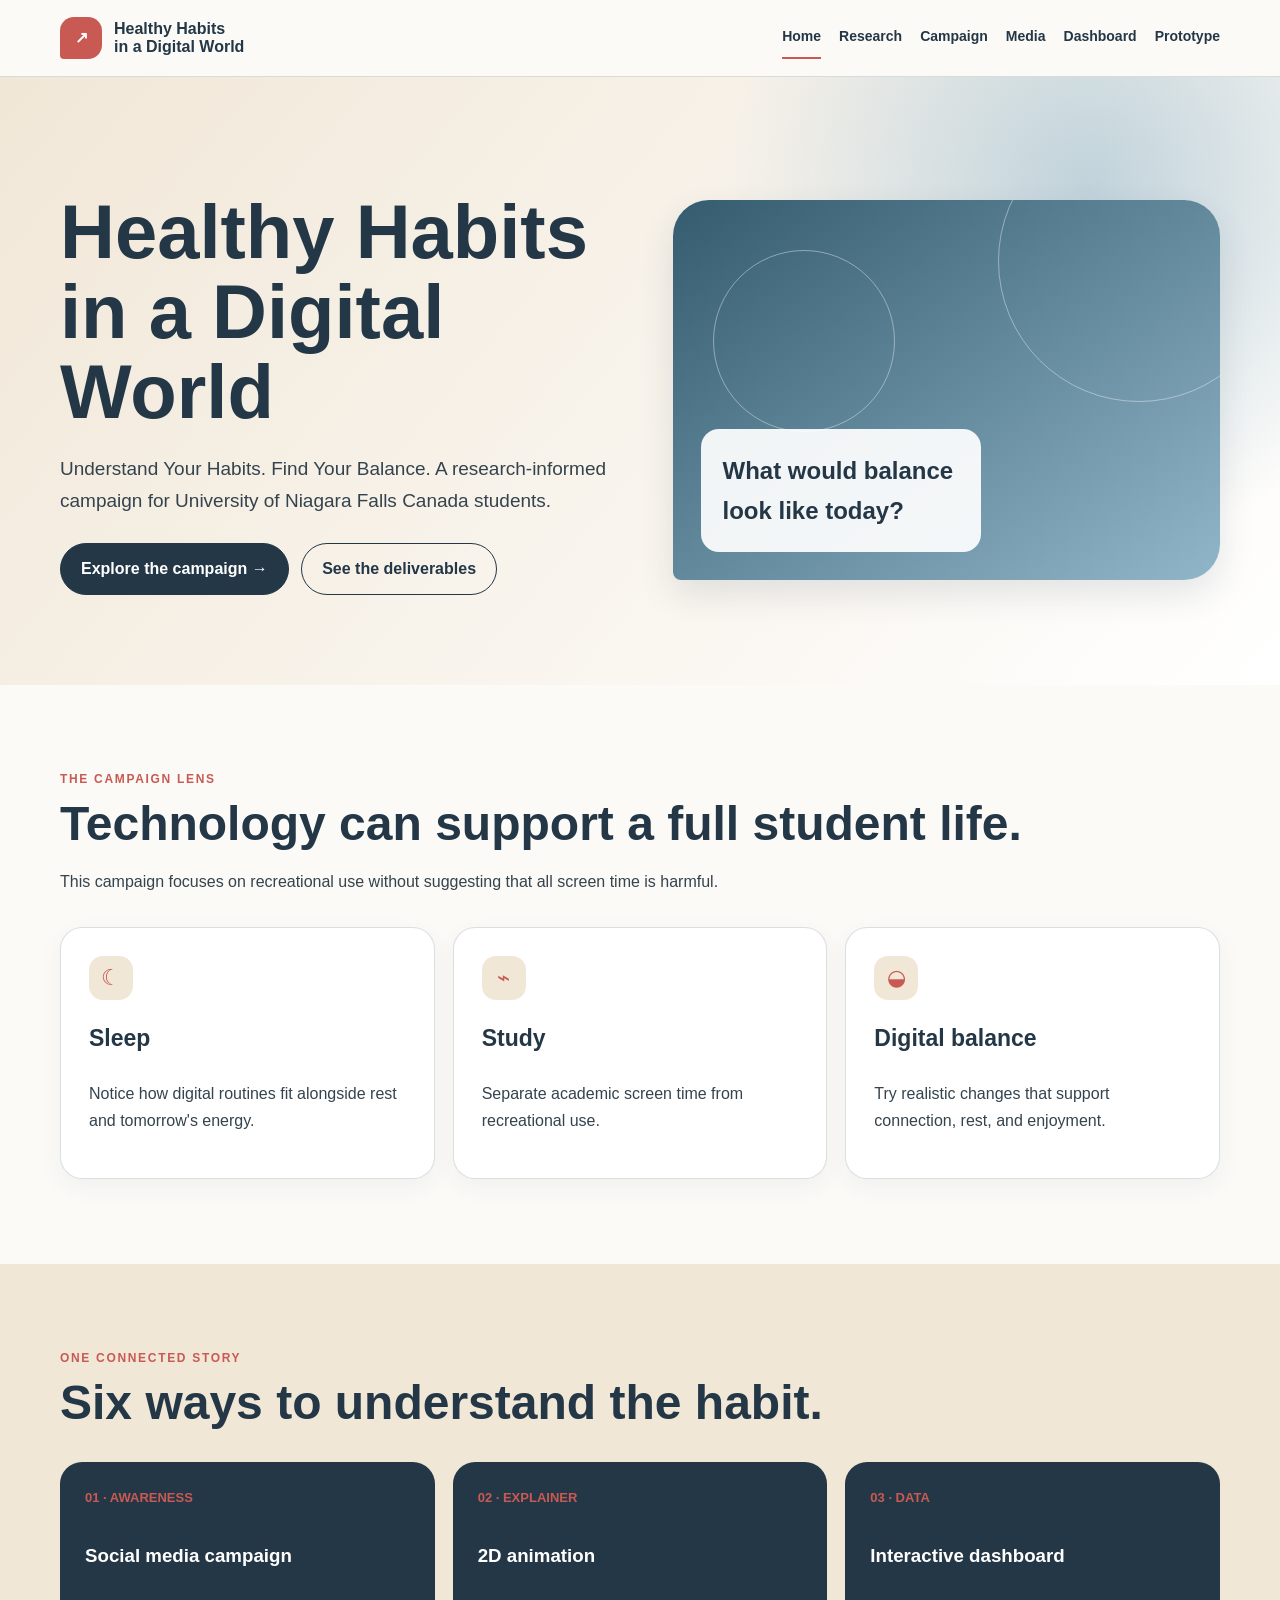
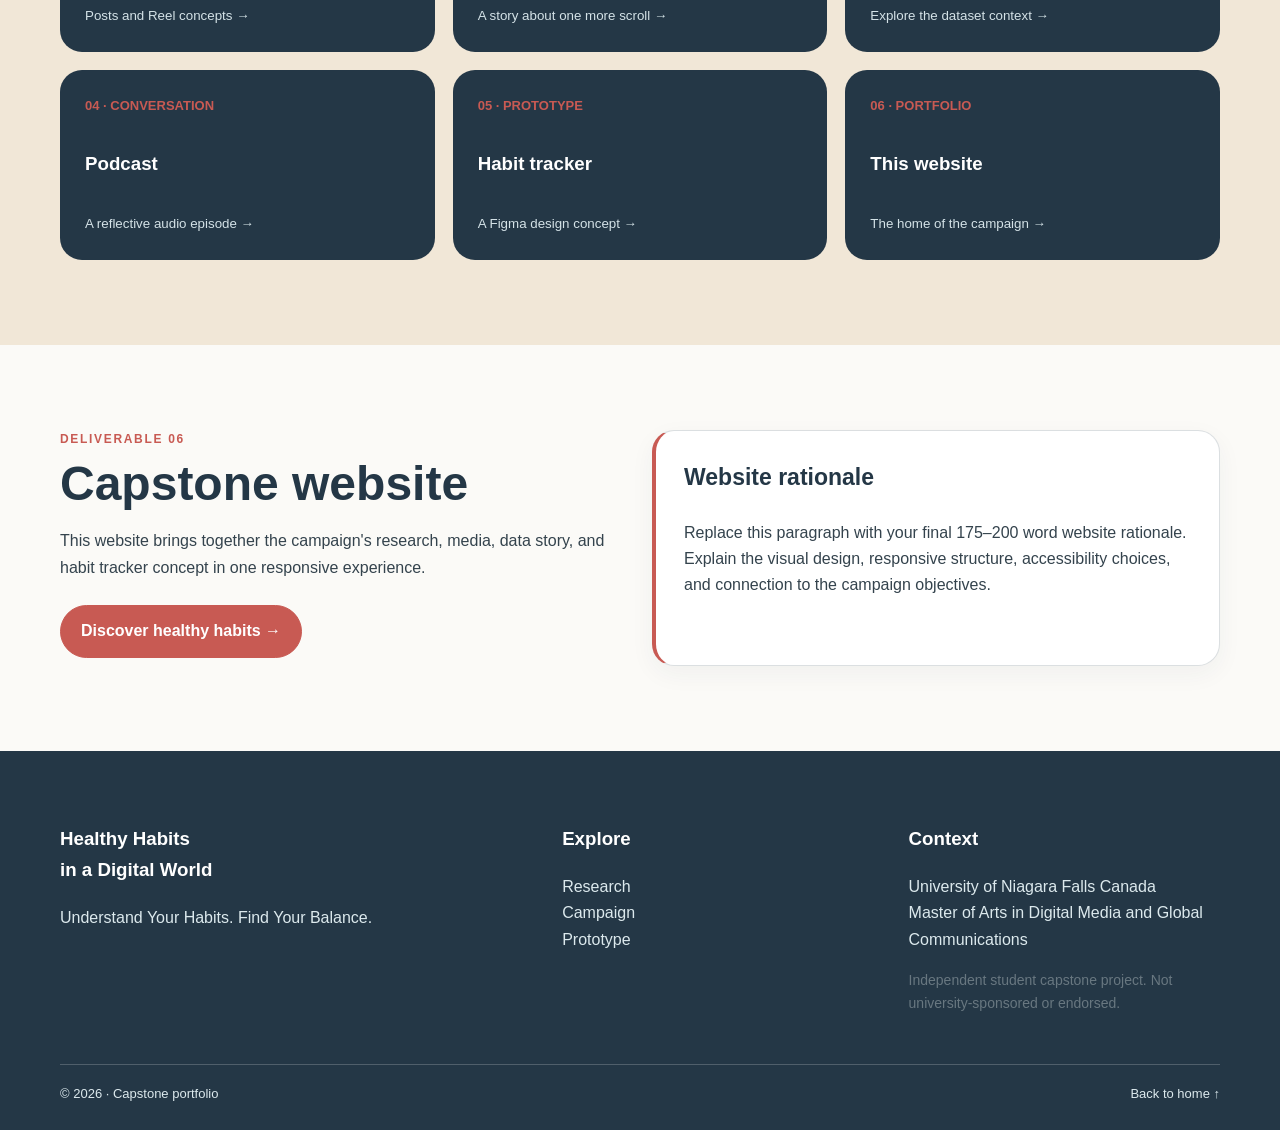
<file: index.html>
<!DOCTYPE html>
<html lang="en">
<head>
  <meta charset="UTF-8">
  <meta name="viewport" content="width=device-width, initial-scale=1.0">
  <meta name="description" content="Healthy Habits in a Digital World capstone campaign">
  <title>Healthy Habits in a Digital World</title>
  <link rel="stylesheet" href="styles.css">
</head>
<body>

<header class="site-header">
  <div class="container header-content">
    <a href="index.html" class="logo">
      <span class="logo-icon">↗</span>
      <span>Healthy Habits<br>in a Digital World</span>
    </a>

    <button
      class="menu-button"
      aria-label="Open navigation menu"
      aria-expanded="false"
      data-testid="menu-button"
    >
      ☰
    </button>

    <nav class="navigation" aria-label="Main navigation">
      <a class="active" href="index.html">Home</a>
      <a href="research.html">Research</a>
      <a href="campaign.html">Campaign</a>
      <a href="podcast.html">Media</a>
      <a href="dashboard.html">Dashboard</a>
      <a href="tracker.html">Prototype</a>
    </nav>
  </div>
</header>

<main>
  <section class="hero">
    <div class="container hero-grid">
      <div>
        <!-- <div class="eyebrow">DMGC-699 · Student awareness campaign</div> -->
        <h1>Healthy Habits in a Digital World</h1>

        <p class="hero-text">
          Understand Your Habits. Find Your Balance.
          A research-informed campaign for University of Niagara Falls Canada students.
        </p>

        <a class="button button-primary" href="research.html">
          Explore the campaign →
        </a>

        <a class="button" href="#deliverables">
          See the deliverables
        </a>
      </div>

      <div class="hero-art">
        <div class="hero-note">
          What would balance look like today?
        </div>
      </div>
    </div>
  </section>

  <section class="section">
    <div class="container">
      <div class="section-heading">
        <div class="eyebrow">The campaign lens</div>
        <h2>Technology can support a full student life.</h2>
        <p>
          This campaign focuses on recreational use without suggesting that all
          screen time is harmful.
        </p>
      </div>

      <div class="cards">
        <article class="card">
          <div class="icon">☾</div>
          <h3>Sleep</h3>
          <p>
            Notice how digital routines fit alongside rest and tomorrow's energy.
          </p>
        </article>

        <article class="card">
          <div class="icon">⌁</div>
          <h3>Study</h3>
          <p>
            Separate academic screen time from recreational use.
          </p>
        </article>

        <article class="card">
          <div class="icon">◒</div>
          <h3>Digital balance</h3>
          <p>
            Try realistic changes that support connection, rest, and enjoyment.
          </p>
        </article>
      </div>
    </div>
  </section>

  <section class="section section-alt" id="deliverables">
    <div class="container">
      <div class="section-heading">
        <div class="eyebrow">One connected story</div>
        <h2>Six ways to understand the habit.</h2>
      </div>

      <div class="deliverables">
        <a class="deliverable" href="campaign.html">
          <span class="number">01 · AWARENESS</span>
          <h3>Social media campaign</h3>
          <small>Posts and Reel concepts →</small>
        </a>

        <a class="deliverable" href="podcast.html#animation">
          <span class="number">02 · EXPLAINER</span>
          <h3>2D animation</h3>
          <small>A story about one more scroll →</small>
        </a>

        <a class="deliverable" href="dashboard.html">
          <span class="number">03 · DATA</span>
          <h3>Interactive dashboard</h3>
          <small>Explore the dataset context →</small>
        </a>

        <a class="deliverable" href="podcast.html#podcast">
          <span class="number">04 · CONVERSATION</span>
          <h3>Podcast</h3>
          <small>A reflective audio episode →</small>
        </a>

        <a class="deliverable" href="tracker.html">
          <span class="number">05 · PROTOTYPE</span>
          <h3>Habit tracker</h3>
          <small>A Figma design concept →</small>
        </a>

        <a class="deliverable" href="#rationale">
          <span class="number">06 · PORTFOLIO</span>
          <h3>This website</h3>
          <small>The home of the campaign →</small>
        </a>
      </div>
    </div>
  </section>

  <section class="section" id="rationale">
    <div class="container two-column">
      <div>
        <div class="eyebrow">Deliverable 06</div>
        <h2>Capstone website</h2>
        <p>
          This website brings together the campaign's research, media, data story,
          and habit tracker concept in one responsive experience.
        </p>
        <a class="button button-red" href="research.html">
          Discover healthy habits →
        </a>
      </div>

      <div class="card editable">
        <h3>Website rationale</h3>
        <p>
          Replace this paragraph with your final 175–200 word website rationale.
          Explain the visual design, responsive structure, accessibility choices,
          and connection to the campaign objectives.
        </p>
      </div>
    </div>
  </section>
</main>

<footer class="footer">
  <div class="container footer-grid">
    <div>
      <h3>Healthy Habits<br>in a Digital World</h3>
      <p>Understand Your Habits. Find Your Balance.</p>
    </div>

    <div>
      <h3>Explore</h3>
      <p>
        <a href="research.html">Research</a><br>
        <a href="campaign.html">Campaign</a><br>
        <a href="tracker.html">Prototype</a>
      </p>
    </div>

    <div>
      <h3>Context</h3>
      <p>
        University of Niagara Falls Canada<br>
        Master of Arts in Digital Media and Global Communications
      </p>
      <p class="muted">
        Independent student capstone project. Not university-sponsored or endorsed.
      </p>
    </div>
  </div>

  <div class="container footer-bottom">
    <span>© 2026 · Capstone portfolio</span>
    <a href="index.html">Back to home ↑</a>
  </div>
</footer>

<button class="scroll-top" aria-label="Scroll to top">↑</button>

<script src="config.js"></script>
<script src="script.js"></script>
</body>
</html>
</file>
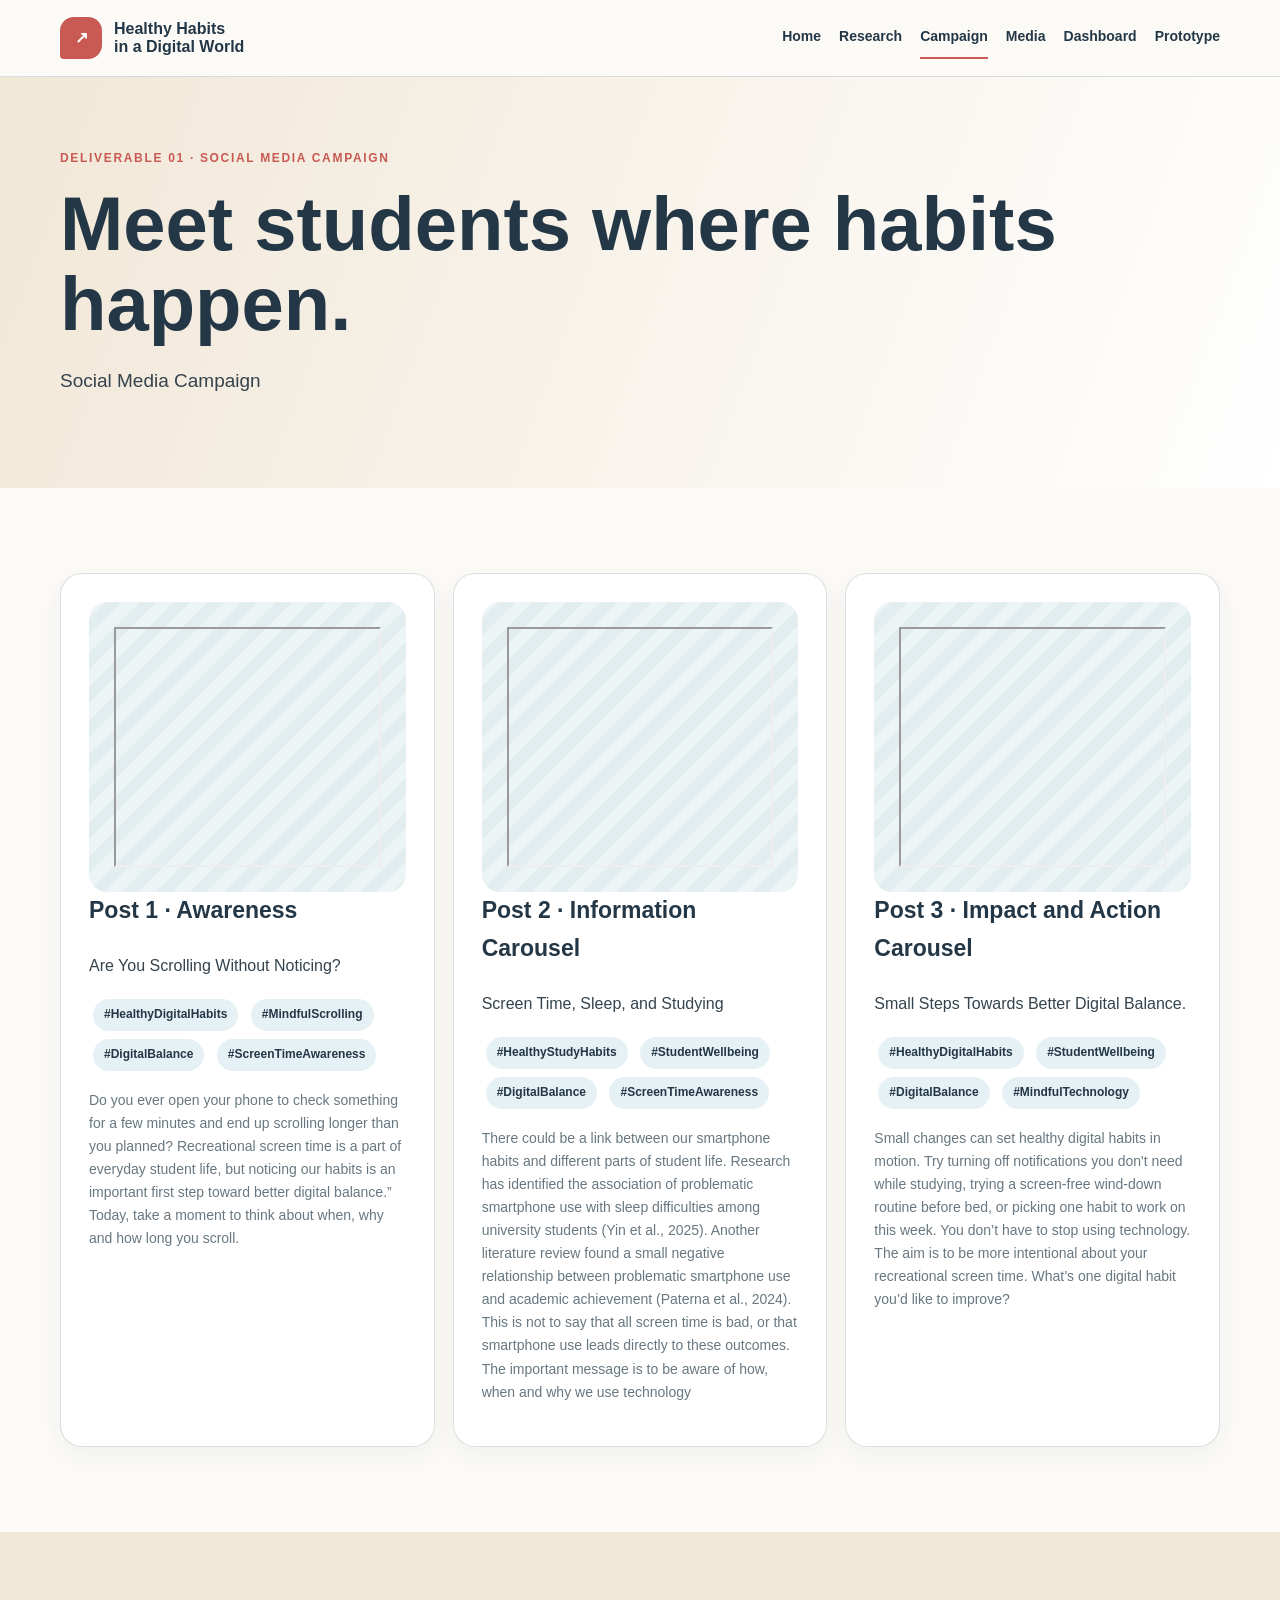
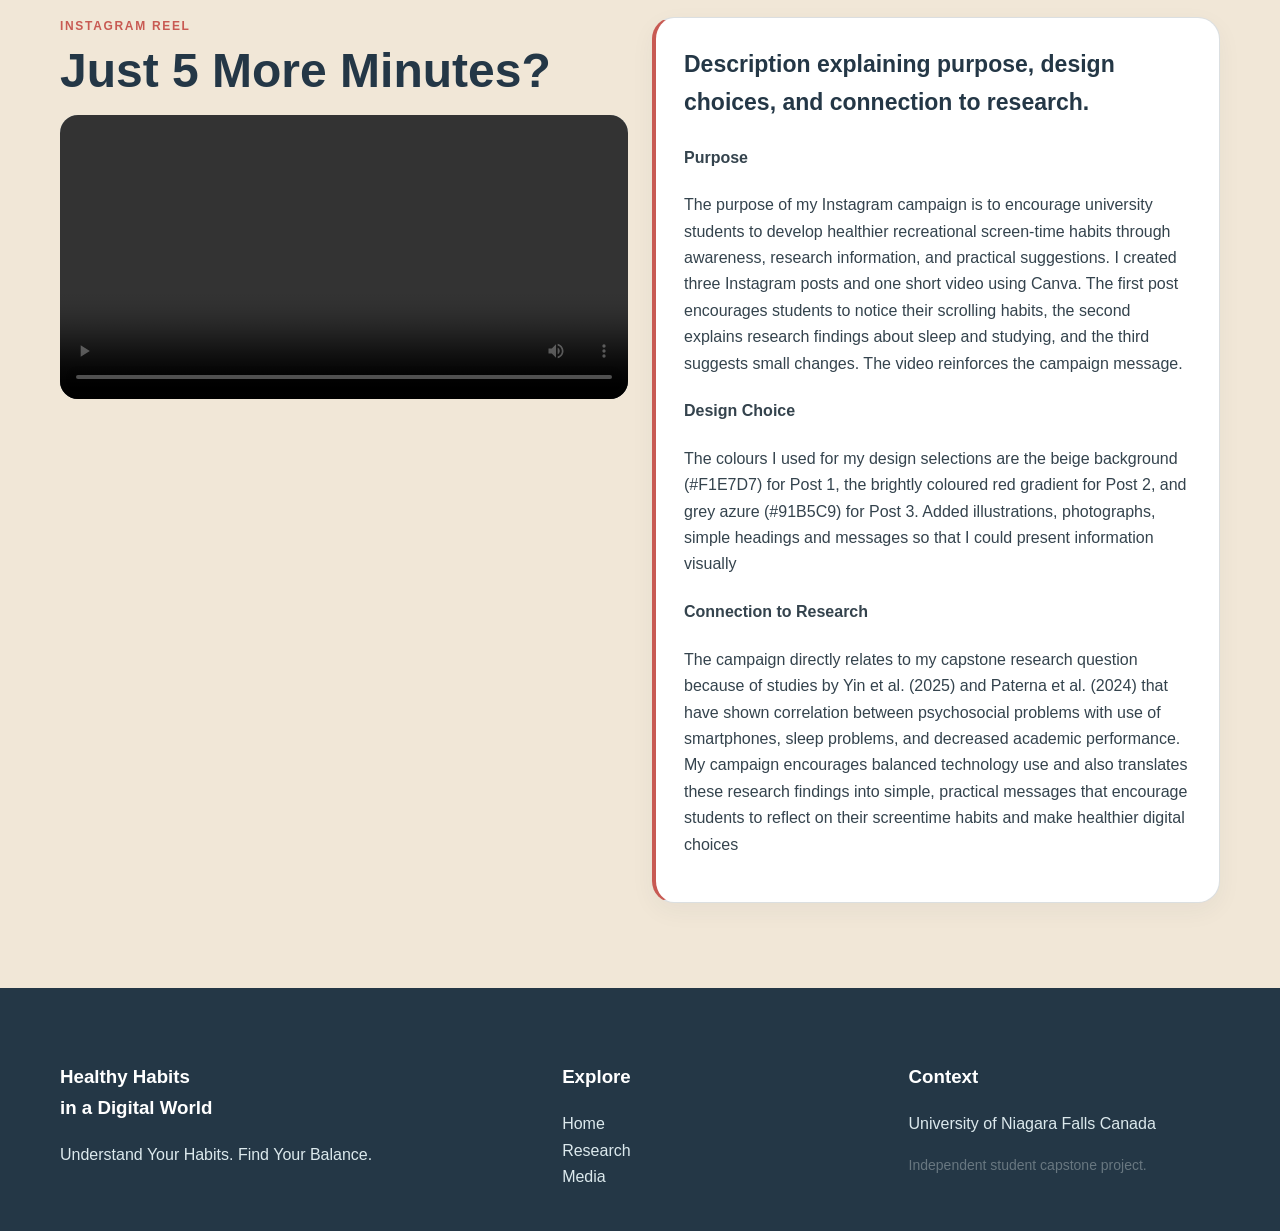
<file: campaign.html>
<!DOCTYPE html>
<html lang="en">
<head>
  <meta charset="UTF-8">
  <meta name="viewport" content="width=device-width, initial-scale=1.0">
  <title>Social Media Campaign</title>
  <link rel="stylesheet" href="styles.css">
</head>
<body>

<header class="site-header">
  <div class="container header-content">
    <a href="index.html" class="logo">
      <span class="logo-icon">↗</span>
      <span>Healthy Habits<br>in a Digital World</span>
    </a>

    <button class="menu-button" aria-label="Open navigation menu" aria-expanded="false">
      ☰
    </button>

    <nav class="navigation" aria-label="Main navigation">
      <a href="index.html">Home</a>
      <a href="research.html">Research</a>
      <a class="active" href="campaign.html">Campaign</a>
      <a href="podcast.html">Media</a>
      <a href="dashboard.html">Dashboard</a>
      <a href="tracker.html">Prototype</a>
    </nav>
  </div>
</header>

<main>
  <section class="page-hero">
    <div class="container">
      <div class="eyebrow">Deliverable 01 · Social media campaign</div>
      <h1>Meet students where habits happen.</h1>
      <p>
        Social Media Campaign
      </p>
    </div>
  </section>

  <section class="section">
    <div class="container">
      <div class="gallery">
        <article class="card">
          <div class="media-placeholder">
            <iframe src="campaign post 1.pdf" width="100%"
  height="240">
            </iframe>
          </div>
          <h3>Post 1 · Awareness</h3>
          <p>Are You Scrolling Without Noticing?</p>
          <span class="tag">#HealthyDigitalHabits </span>
          <span class="tag">#MindfulScrolling </span>
           <span class="tag">#DigitalBalance  </span>
          <span class="tag">#ScreenTimeAwareness  </span>
          <p class="muted">Do you ever open your phone to check something for a few minutes and end up scrolling longer than you planned?
Recreational screen time is a part of everyday student life, but noticing our habits is an important first step toward better digital balance.”
Today, take a moment to think about when, why and how long you scroll.
</p>
        </article>

        <article class="card">
          <div class="media-placeholder">
            <iframe src="campaign post 2.pdf"width="100%"
  height="240">
            </iframe>
          </div>
          <h3>Post 2 · Information Carousel</h3>
          <p>Screen Time, Sleep, and Studying</p>
          <span class="tag">#HealthyStudyHabits  </span>
          <span class="tag">#StudentWellbeing  </span>
           <span class="tag">#DigitalBalance  </span>
          <span class="tag">#ScreenTimeAwareness  </span>
          <p class="muted">There could be a link between our smartphone habits and different parts of student life. 
Research has identified the association of problematic smartphone use with sleep difficulties among university students (Yin et al., 2025). 
Another literature review found a small negative relationship between problematic smartphone use and academic achievement (Paterna et al., 2024). 
This is not to say that all screen time is bad, or that smartphone use leads directly to these outcomes. 
The important message is to be aware of how, when and why we use technology
</p>
        </article>

        <article class="card">
          <div class="media-placeholder">
            <iframe src="campaign post 3.pdf" width="100%"
  height="240">
            </iframe>
          </div>
          <h3>Post 3 · Impact and Action Carousel</h3>
          <p>Small Steps Towards Better Digital Balance.</p>
         <span class="tag">#HealthyDigitalHabits   </span>
          <span class="tag">#StudentWellbeing  </span>
           <span class="tag">#DigitalBalance  </span>
          <span class="tag">#MindfulTechnology   </span>
          <p class="muted">Small changes can set healthy digital habits in motion. 
Try turning off notifications you don't need while studying, trying a screen-free wind-down routine before bed, or picking one habit to work on this week. 
You don’t have to stop using technology. The aim is to be more intentional about your recreational screen time. 
What’s one digital habit you’d like to improve?
</p>
        </article>
      </div>
    </div>
  </section>

  <section class="section section-alt">
    <div class="container two-column">
      <div>
        <div class="eyebrow">Instagram Reel</div>
        <h2>Just 5 More Minutes?</h2>

        <video class="media-player" controls>
          <source src="reel1.mp4" type="video/mp4">
          Your browser does not support video playback.
        </video>

        
      </div>

      <div class="card editable">
        <h3>Description explaining purpose, design choices, and
connection to research.</h3>
        <h4>Purpose</h4>
        <p>
          The purpose of my Instagram campaign is to encourage university students to develop
healthier recreational screen-time habits through awareness, research information, and
practical suggestions. I created three Instagram posts and one short video using Canva. The
first post encourages students to notice their scrolling habits, the second explains research
findings about sleep and studying, and the third suggests small changes. The video
reinforces the campaign message.
        </p>

        <h4>Design Choice
</h4>
        <p>
          The colours I used for my design selections are the beige background (#F1E7D7) for Post 1,
the brightly coloured red gradient for Post 2, and grey azure (#91B5C9) for Post 3. Added
illustrations, photographs, simple headings and messages so that I could present
information visually
        </p>
        <h4>Connection to Research
</h4>
        <p>
          The campaign directly relates to my capstone research question because of studies by Yin et
al. (2025) and Paterna et al. (2024) that have shown correlation between psychosocial
problems with use of smartphones, sleep problems, and decreased academic performance.
My campaign encourages balanced technology use and also translates these research
findings into simple, practical messages that encourage students to reflect on their screentime habits and make healthier digital choices
        </p>
      </div>
    </div>
  </section>
</main>

<footer class="footer">
  <div class="container footer-grid">
    <div>
      <h3>Healthy Habits<br>in a Digital World</h3>
      <p>Understand Your Habits. Find Your Balance.</p>
    </div>

    <div>
      <h3>Explore</h3>
      <p>
        <a href="index.html">Home</a><br>
        <a href="research.html">Research</a><br>
        <a href="podcast.html">Media</a>
      </p>
    </div>

    <div>
      <h3>Context</h3>
      <p>University of Niagara Falls Canada</p>
      <p class="muted">Independent student capstone project.</p>
    </div>
  </div>
</footer>

<button class="scroll-top" aria-label="Scroll to top">↑</button>

<script src="config.js"></script>
<script src="script.js"></script>
</body>
</html>
</file>
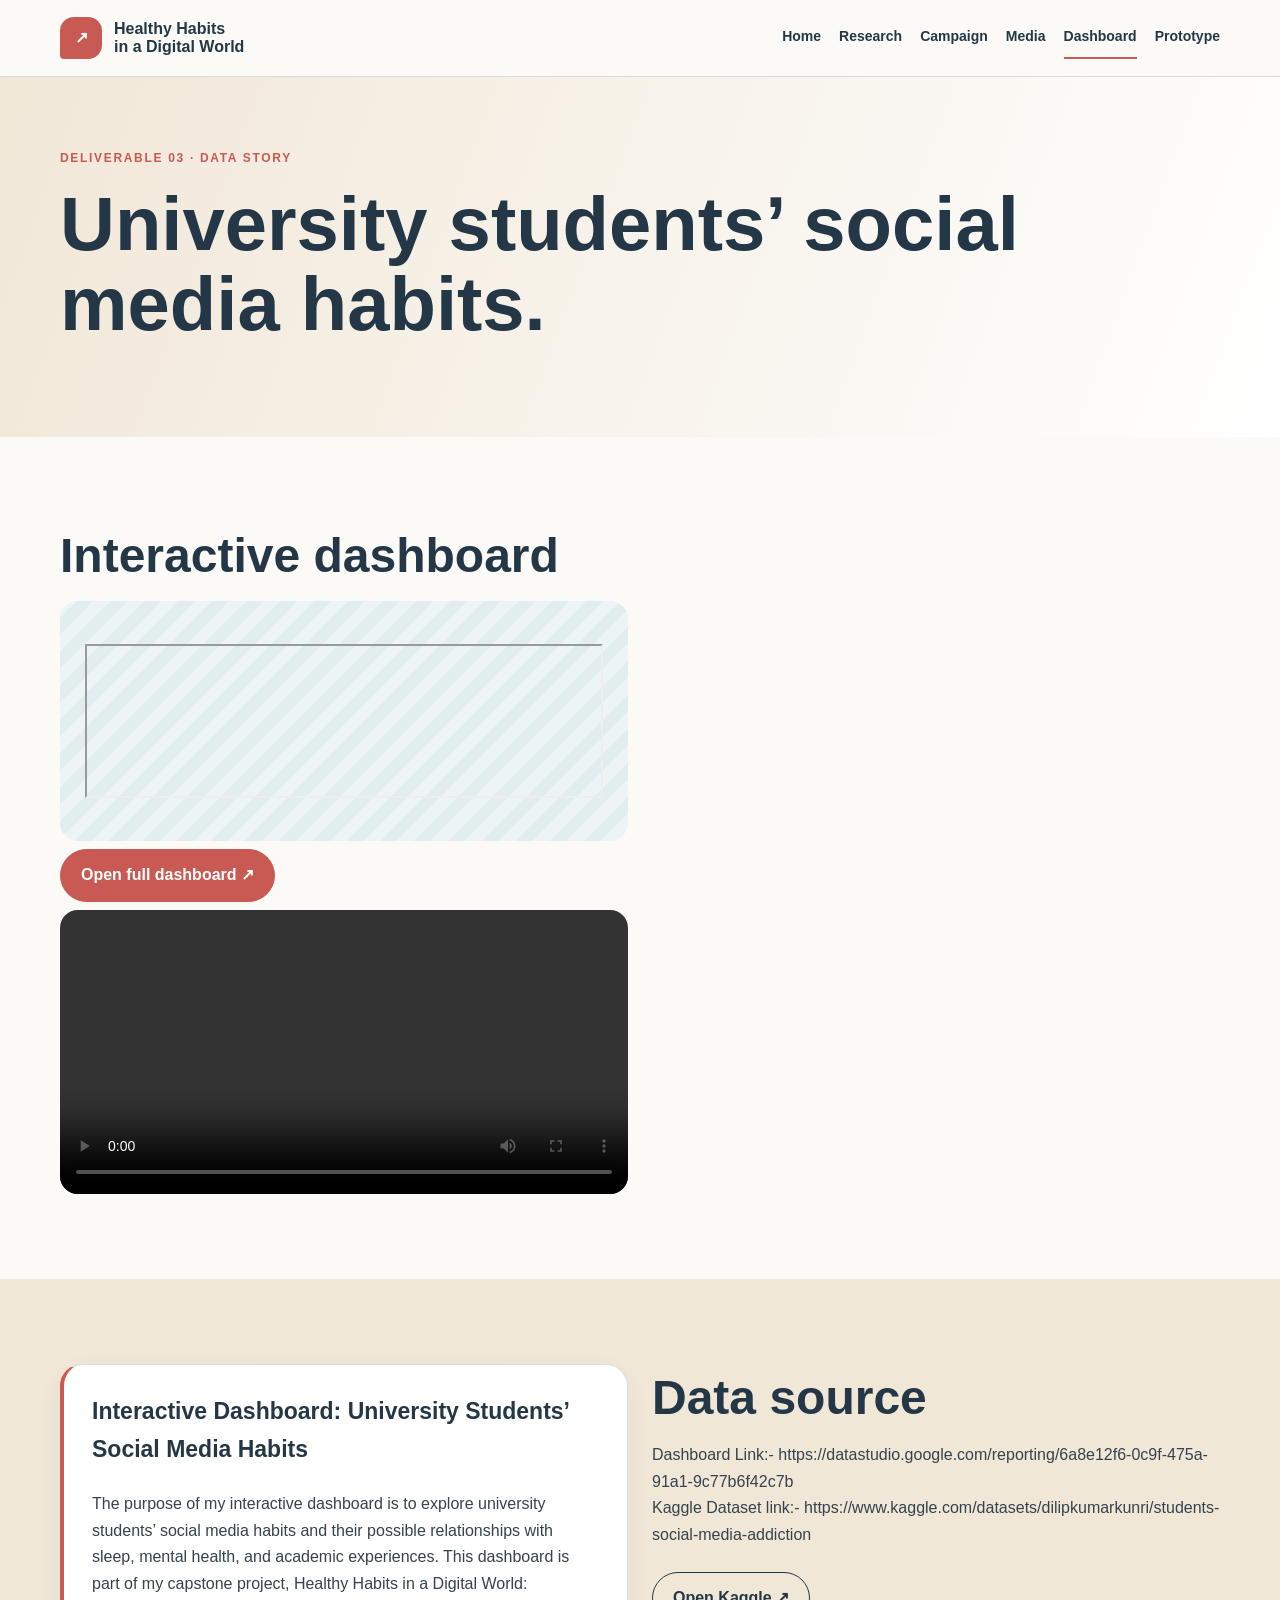
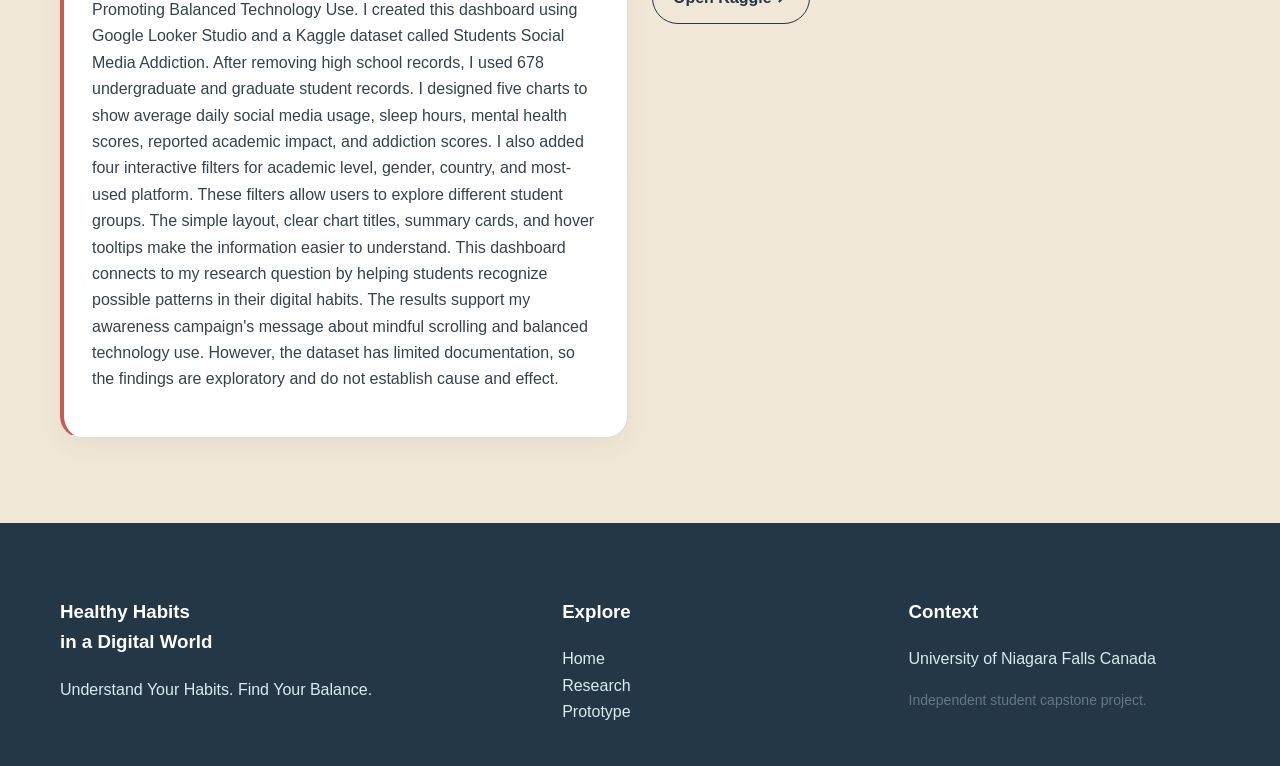
<file: dashboard.html>
<!DOCTYPE html>
<html lang="en">
<head>
  <meta charset="UTF-8">
  <meta name="viewport" content="width=device-width, initial-scale=1.0">
  <title>Interactive Dashboard</title>
  <link rel="stylesheet" href="styles.css">
</head>
<body>

<header class="site-header">
  <div class="container header-content">
    <a href="index.html" class="logo">
      <span class="logo-icon">↗</span>
      <span>Healthy Habits<br>in a Digital World</span>
    </a>

    <button class="menu-button" aria-label="Open navigation menu" aria-expanded="false">
      ☰
    </button>

    <nav class="navigation" aria-label="Main navigation">
      <a href="index.html">Home</a>
      <a href="research.html">Research</a>
      <a href="campaign.html">Campaign</a>
      <a href="podcast.html">Media</a>
      <a class="active" href="dashboard.html">Dashboard</a>
      <a href="tracker.html">Prototype</a>
    </nav>
  </div>
</header>

<main>
  <section class="page-hero">
    <div class="container">
      <div class="eyebrow">Deliverable 03 · Data story</div>
      <h1>University students’ social media habits.</h1>
      
    </div>
  </section>

  <section class="section">
    <div class="container two-column">
      <div>
        <h2>Interactive dashboard</h2>

        <div class="media-placeholder">
          <iframe
    src="dashboard site.pdf"
    width="100%">
  </iframe>
        </div>

        <a
          class="button button-red"
          
          href="https://datastudio.google.com/reporting/6a8e12f6-0c9f-475a-91a1-9c77b6f42c7b/page/p_0"
          target="_blank"
          rel="noopener"
        >
          Open full dashboard ↗
        </a>
                <video class="media-player" controls>
          <source
            src="dashboard video.mp4"
            type="video/mp4"
          >
          Your browser does not support video playback.
        </video>
      </div>

      
    </div>
  </section>

  <section class="section section-alt">
    <div class="container two-column">
      <div class="card editable">
        <h3>Interactive Dashboard: University Students’ Social Media Habits</h3>
        <p>
          
The purpose of my interactive dashboard is to explore university students’ social media habits and their possible relationships with sleep, mental health, and academic experiences. This dashboard is part of my capstone project, Healthy Habits in a Digital World: Promoting Balanced Technology Use.
I created this dashboard using Google Looker Studio and a Kaggle dataset called Students Social Media Addiction. After removing high school records, I used 678 undergraduate and graduate student records.
I designed five charts to show average daily social media usage, sleep hours, mental health scores, reported academic impact, and addiction scores. I also added four interactive filters for academic level, gender, country, and most-used platform. These filters allow users to explore different student groups. The simple layout, clear chart titles, summary cards, and hover tooltips make the information easier to understand.
This dashboard connects to my research question by helping students recognize possible patterns in their digital habits. The results support my awareness campaign's message about mindful scrolling and balanced technology use. However, the dataset has limited documentation, so the findings are exploratory and do not establish cause and effect.



        </p>
      </div>

      <div>
        <h2>Data source</h2>
        <p>
          Dashboard Link:- https://datastudio.google.com/reporting/6a8e12f6-0c9f-475a-91a1-9c77b6f42c7b<br>
Kaggle Dataset link:- https://www.kaggle.com/datasets/dilipkumarkunri/students-social-media-addiction
        </p>

        <a
          class="button"
          href="https://www.kaggle.com/datasets/dilipkumarkunri/students-social-media-addiction"
          target="_blank"
          rel="noopener"
        >
          Open Kaggle ↗
        </a>
      </div>
    </div>
  </section>
</main>

<footer class="footer">
  <div class="container footer-grid">
    <div>
      <h3>Healthy Habits<br>in a Digital World</h3>
      <p>Understand Your Habits. Find Your Balance.</p>
    </div>

    <div>
      <h3>Explore</h3>
      <p>
        <a href="index.html">Home</a><br>
        <a href="research.html">Research</a><br>
        <a href="tracker.html">Prototype</a>
      </p>
    </div>

    <div>
      <h3>Context</h3>
      <p>University of Niagara Falls Canada</p>
      <p class="muted">Independent student capstone project.</p>
    </div>
  </div>
</footer>

<button class="scroll-top" aria-label="Scroll to top">↑</button>

<script src="config.js"></script>
<script src="script.js"></script>
</body>
</html>
</file>
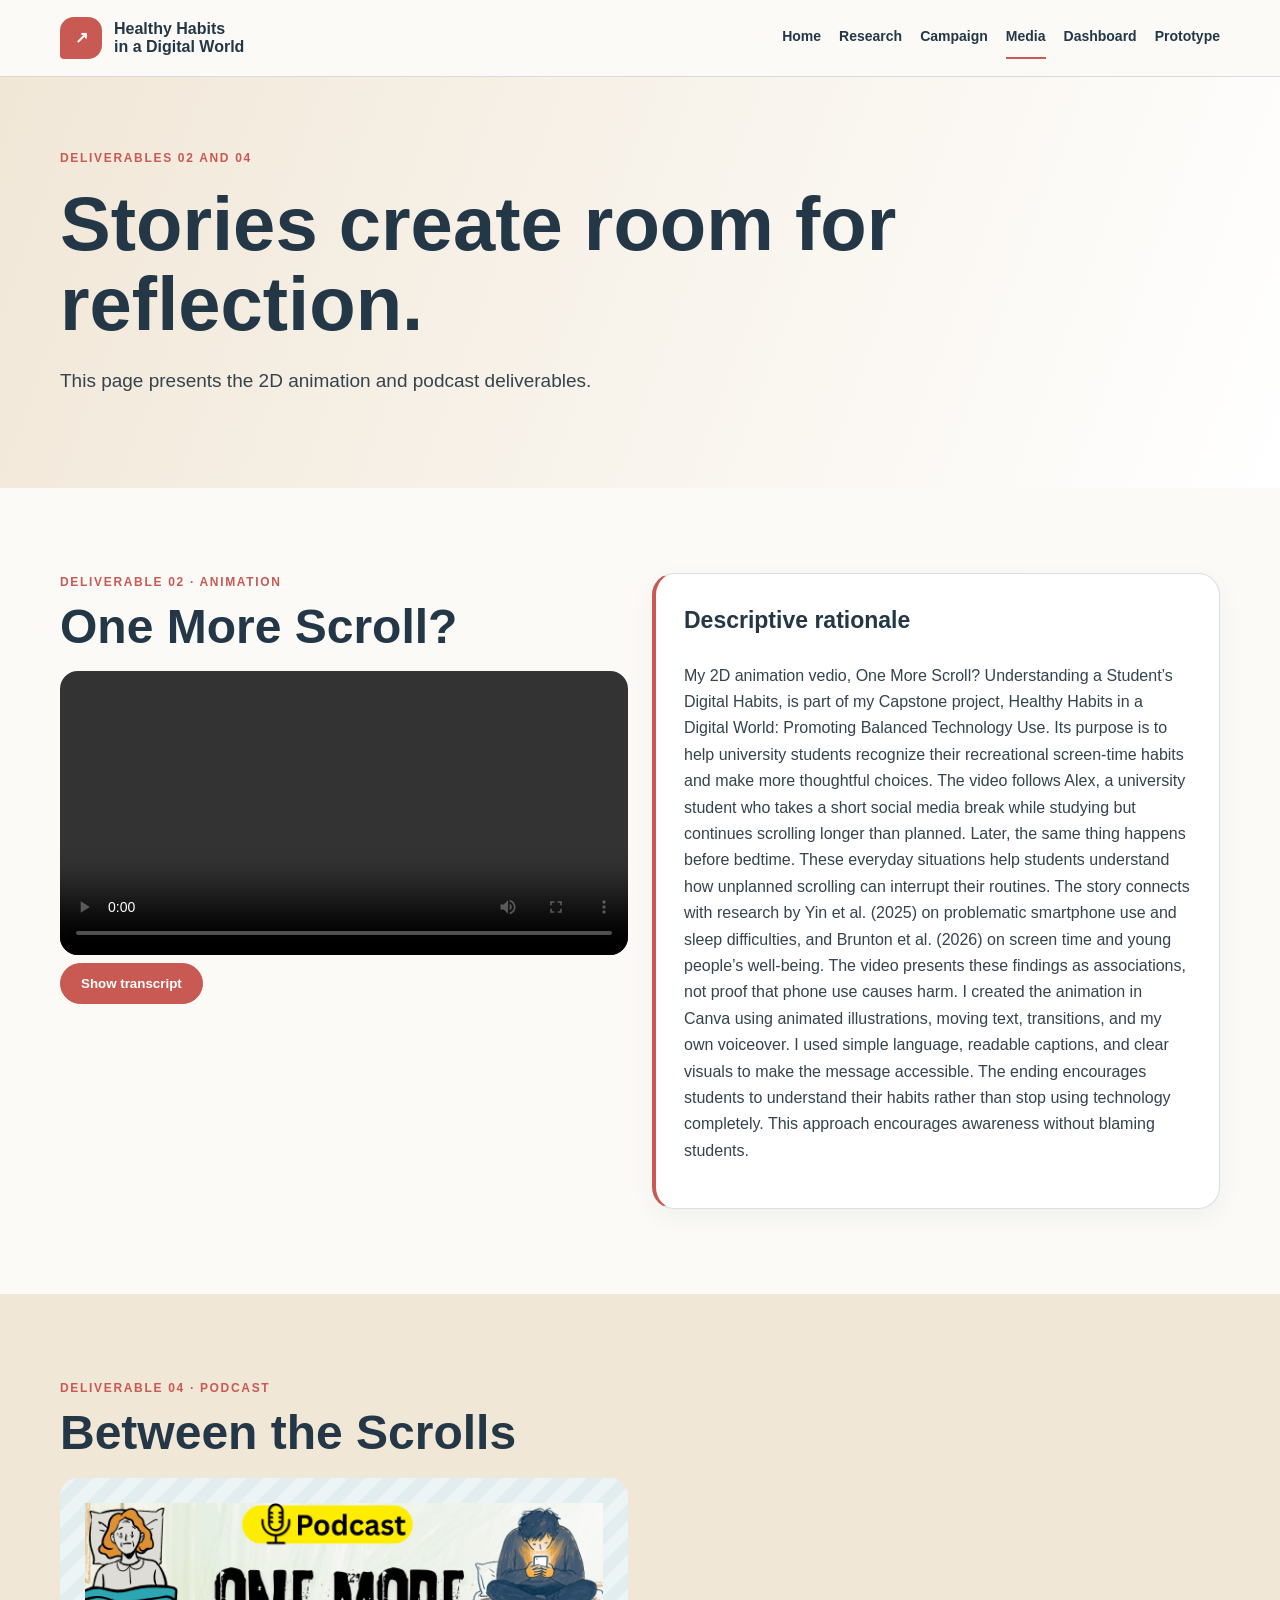
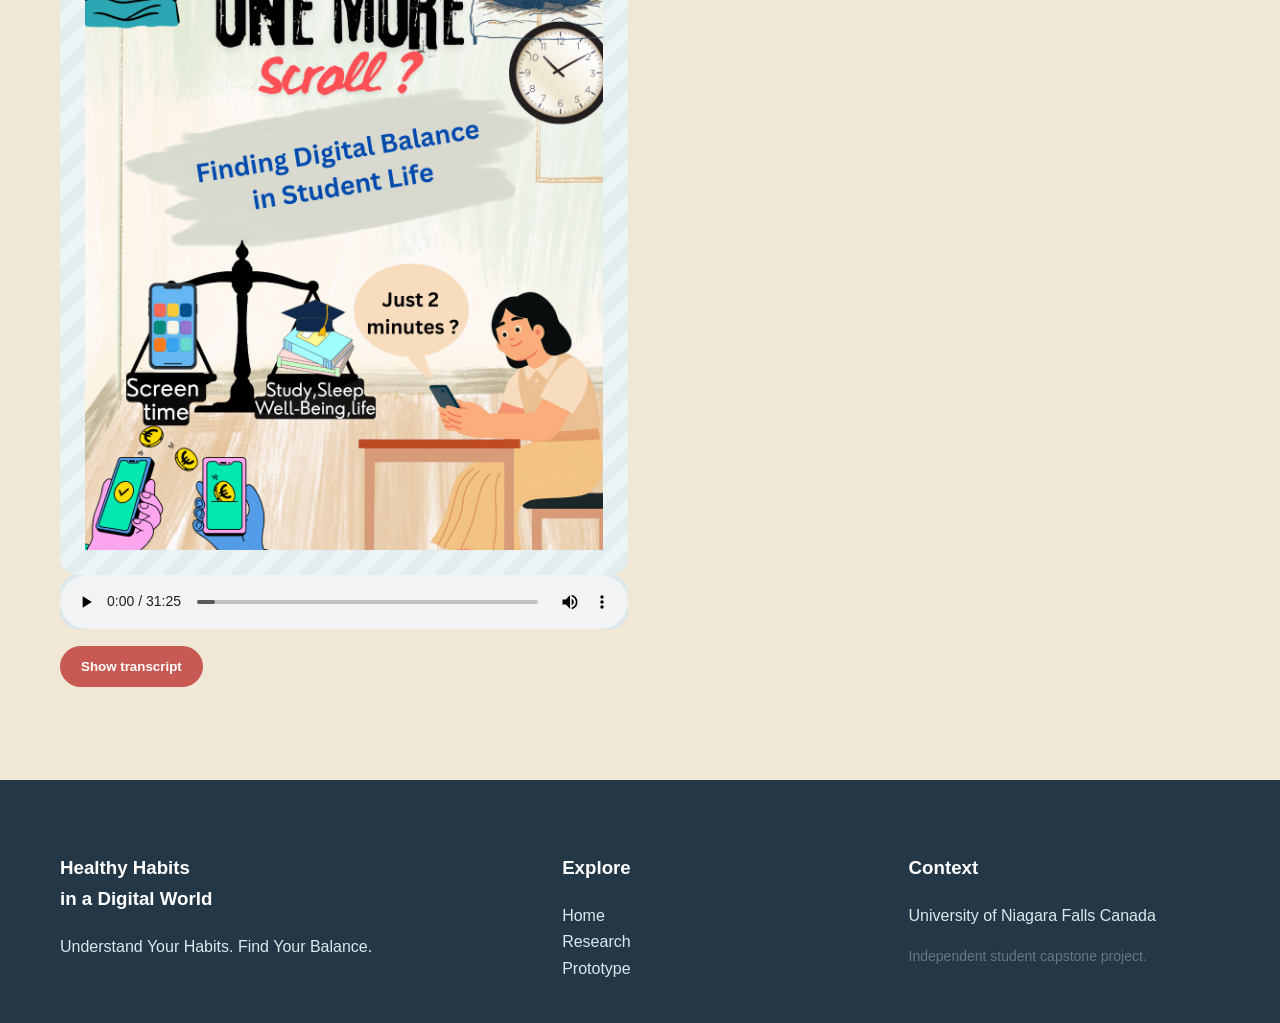
<file: podcast.html>
<!DOCTYPE html>
<html lang="en">
<head>
  <meta charset="UTF-8">
  <meta name="viewport" content="width=device-width, initial-scale=1.0">
  <title>Animation and Podcast</title>
  <link rel="stylesheet" href="styles.css">
</head>
<body>

<header class="site-header">
  <div class="container header-content">
    <a href="index.html" class="logo">
      <span class="logo-icon">↗</span>
      <span>Healthy Habits<br>in a Digital World</span>
    </a>

    <button class="menu-button" aria-label="Open navigation menu" aria-expanded="false">
      ☰
    </button>

    <nav class="navigation" aria-label="Main navigation">
      <a href="index.html">Home</a>
      <a href="research.html">Research</a>
      <a href="campaign.html">Campaign</a>
      <a class="active" href="podcast.html">Media</a>
      <a href="dashboard.html">Dashboard</a>
      <a href="tracker.html">Prototype</a>
    </nav>
  </div>
</header>

<main>
  <section class="page-hero">
    <div class="container">
      <div class="eyebrow">Deliverables 02 and 04</div>
      <h1>Stories create room for reflection.</h1>
      <p>
        This page presents the 2D animation and podcast deliverables.
      </p>
    </div>
  </section>

  <section class="section" id="animation">
    <div class="container two-column">
      <div>
        <div class="eyebrow">Deliverable 02 · Animation</div>
        <h2>One More Scroll?</h2>

        <video class="media-player" controls>
          <source
            src="2D video.mp4"
            type="video/mp4"
          >
          Your browser does not support video playback.
        </video>

        <button
          class="button button-red transcript-button"
          data-target="animation-transcript"
        >
          Show transcript
        </button>

        <div id="animation-transcript" class="card" hidden>
          <h3>Animation transcript</h3>
          <p>
                                                        
Meet Alex, a university student with a busy schedule. Every day, Alex attends classes, completes assignments, and uses a smartphone to stay connected with family and friends.
One afternoon, Alex goes to the library to finish an assignment. After studying for a while, Alex decides to take a short social media break.
“Just five minutes,” Alex thinks.
But one video leads to another. Suddenly, thirty minutes have passed!
“What? Thirty minutes already?”
Alex looks at the unfinished assignment and realizes there is less time to complete the work. Alex feels frustrated because a short break has taken away valuable study time.
Later that night, Alex plans to sleep at eleven. But while scrolling through social media, Alex loses track of time again. It is almost midnight!
Alex wonders, “Why do I keep scrolling longer than planned?”
Research has found a connection between problematic smartphone use and sleep difficulties among university students. Canadian research has also examined how screen time relates to young people's well-being. However, these findings do not mean every student experiences the same problems.
The next day, Alex asks three questions:
“Why am I using my phone? Is this the right time? Can I stop when I planned?”
Alex realizes that phones are useful for studying, communication, and entertainment, but understanding personal habits is important. Alex also understands that small changes in daily routines can make it easier to manage recreational screen time.
Now, Alex takes planned breaks and puts the phone aside at bedtime.
Digital balance does not mean avoiding technology. It means making thoughtful choices about how and when we use it.
Understand your habits. Make intentional choices. Find your digital balance.

         </p>
        </div>
      </div>

      <div class="card editable">
        <h3>Descriptive rationale</h3>
        <p>
          My 2D animation vedio, One More Scroll? Understanding a Student’s Digital Habits, is part of my Capstone project, Healthy Habits in a Digital World: Promoting Balanced Technology Use. Its purpose is to help university students recognize their recreational screen-time habits and make more thoughtful choices. The video follows Alex, a university student who takes a short social media break while studying but continues scrolling longer than planned. Later, the same thing happens before bedtime. These everyday situations help students understand how unplanned scrolling can interrupt their routines.
The story connects with research by Yin et al. (2025) on problematic smartphone use and sleep difficulties, and Brunton et al. (2026) on screen time and young people’s well-being. The video presents these findings as associations, not proof that phone use causes harm.
I created the animation in Canva using animated illustrations, moving text, transitions, and my own voiceover. I used simple language, readable captions, and clear visuals to make the message accessible. The ending encourages students to understand their habits rather than stop using technology completely. This approach encourages awareness without blaming students.

        </p>

        
      </div>
    </div>
  </section>

  <section class="section section-alt" id="podcast">
    <div class="container two-column">
      <div>
        <div class="eyebrow">Deliverable 04 · Podcast</div>
        <h2>Between the Scrolls</h2>

        <div class="media-placeholder">
          <img src="podcast cover.png"> 
        </div>

        <audio controls class="media-player">
          <source src="podcast.mp3" type="audio/mpeg">
         
        </audio>

        <button
          class="button button-red transcript-button"
          data-target="podcast-transcript"
        >
          Show transcript
        </button>

        <div id="podcast-transcript" class="card" hidden>
          <h3>Podcast transcript</h3>
          <p>
            
Hello everyone, and welcome to One More Scroll? Finding Digital Balance in Student Life.  I am really happy you are here today. Before we begin, I want to ask you something. And as you listen, you can think about your own answer. There is no right or wrong response. Have you ever picked up your phone just to check one message, watch one video, or scroll through Instagram for five minutes, but then suddenly realized that twenty or thirty minutes had passed? Maybe you were planning to finish an assignment. Maybe you wanted to go to sleep early. Or maybe you were taking a short break from studying. But somehow, that short break became much longer than you expected.
I think this is a situation that many university students can understand. And sometimes, the most surprising part is that we do not even notice how much time has passed. We open one application, watch a video, move to another video, read a few comments, and then continue scrolling. Before we know it, we are                                                                                                                                                                                                                                                                                                                                                                                                                                                                                                                                                                                                                        still holding our phones, even though we originally planned to do something else. Today, I want to talk openly with you about this everyday experience and what it means for our digital habits. This podcast is part of my capstone project, Healthy Habits in a Digital World: Promoting Balanced Technology Use. My project focuses on encouraging healthier recreational screen-time habits among students at the University of Niagara Falls Canada, using research published between 2024 and 2026.
The purpose of this podcast is not to tell students to stop using their phones. It is not about saying that social media is bad or that technology is responsible for every problem in student life. Instead, I want us to think about how we use technology, why we use it, and whether our habits are helping us or sometimes getting in the way of other important activities. During this episode, we will explore recreational screen time, sleep, studying, mental well-being, and some practical ways to find a healthier balance. I will also share research findings from recent studies and explain what those findings actually mean. And most importantly, I want this conversation to feel realistic.
Because as university students, we cannot simply stop using technology. We need it for our assignments, communication, work, entertainment, and many other responsibilities. So the real question is not whether we should use technology. The question is how we can use it more intentionally.
Alex’s story and recreational screen time
Let me begin with a simple example. I will come back to this student later in the episode, because the story shows how one small decision can change a routine. Imagine a university student named Alex. Alex has classes during the day, assignments to complete, and messages from friends and family to answer. After attending classes, Alex decides to sit in the library and work on an assignment. Everything is going well at first. The laptop is open, the assignment instructions are ready, and Alex is planning to study for the next hour. After about twenty minutes, a notification appears on the phone. It is just a message from a friend. Alex thinks, "I will check it quickly and then continue studying."
After answering the message, Alex notices a social media notification. One video looks interesting, so Alex watches it. Then another video appears. And another. Suddenly, the phone becomes more interesting than the assignment. When Alex finally looks at the time, almost thirty minutes have passed. Now the assignment is still waiting. Alex feels frustrated because the original plan was to take only a short break. Does this situation sound familiar?  Maybe you have experienced it while studying, or perhaps it happens when you are getting ready for bed. Maybe your experience is different, but many of us have moments when our attention moves from one activity to another without much planning.
This is one reason why I chose recreational screen time as the focus of my capstone project. Recreational screen time means using digital devices mainly for entertainment or leisure. For example, scrolling through social media, watching funny videos, playing games, or browsing online content for enjoyment. But we need to understand something important. Not every minute spent looking at a screen is recreational screen time. If you are using your laptop to write an assignment, attending an online lecture, checking university emails, or communicating with your family, those activities have different purposes. This difference matters because technology is an important part of university life. For many students, especially those studying away from home, digital communication is also an important way to stay connected with loved ones.
A video call with family may take an hour, but that does not automatically mean it is an unhealthy habit. In the same way, spending several hours working on an academic project is different from spending several hours automatically scrolling through entertainment content. So rather than looking only at the number of hours, we also need to think about the purpose and timing of our screen use. Why are we using our phones? What are we doing on them? Are we choosing to continue, or are we continuing without really thinking about it? These questions are central to my project. Recent research also shows that the relationship between technology use and well-being is more complicated than simply saying more screen time is always worse.
For example, Ahmed and colleagues, in their 2024 systematic review and meta-analysis, examined research about social media use, mental health, and sleep. Their review identified associations between problematic social media use and difficulties related to mental health and sleep. However, the findings also varied across studies. This is an important point. An association means that two things are related in the research, but it does not automatically prove that one causes the other. For example, if a study finds that students who report problematic social media use also report sleep difficulties, that does not necessarily mean social media is the only reason for those sleep difficulties. Students may also experience stress, academic pressure, work responsibilities, or personal challenges.
So we need to be careful about how we understand research findings. We should not turn complicated research into simple statements such as "phones are ruining students' lives." That would not be accurate or helpful. Instead, we can use the research to become more aware of our habits. And awareness is a good place to begin. So here is our first takeaway: instead of counting every minute of screen time, notice what you were trying to do before you opened the app, and how you felt afterward.
Screen time and sleep
Now, let us move from the library to another familiar place: our bedrooms. I want to talk about something many students can relate to using our phones before going to sleep. Imagine that it is eleven o'clock at night. You have finished your classes, completed some homework, and finally have a little free time. You are tired, but you decide to watch a few videos before sleeping. You tell yourself, "Just five more minutes." But after five minutes, you find another interesting video. Then you check your messages. Then you open another application. Eventually, you look at the clock, and it is almost midnight. You had planned to sleep earlier, but your bedtime has been pushed back.
The next morning, you have an early class. You wake up feeling tired and wish you had gone to bed sooner. This example does not mean that everyone who uses a phone at night will have sleep problems. But it shows how recreational scrolling can sometimes take time away from other activities. Sleep is especially important during university because students often have busy schedules. There are lectures, assignments, exams, part-time jobs, and personal responsibilities. Sometimes students already have limited time for rest. When entertainment scrolling continues longer than planned, it may make those schedules more difficult to manage. A study by Yin and colleagues in 2025 examined smartphone addiction, objectively measured smartphone use, and sleep quality and duration among university students.
One interesting finding was that smartphone addiction was associated with sleep outcomes, while objectively measured smartphone use did not show the same relationship. This finding is important because it reminds us that the total amount of phone use may not tell the whole story. How a person experiences their smartphone habits may matter too. For example, two students might spend a similar amount of time on their phones. One student may use the phone intentionally, finish their activities, and put it away when needed. Another student may find it difficult to stop scrolling even when they want to sleep. Their experiences are not necessarily the same. This is why I think we should pay attention to how much control we feel we have over our digital habits.
Let me ask you another question. Have you ever felt tired and wanted to sleep, but continued scrolling anyway? Maybe you were waiting for one more interesting video. Maybe you wanted to see what your friends had posted. Or maybe scrolling had simply become part of your bedtime routine. If that has happened, it might be useful to reflect on the habit. You do not need to judge yourself or feel guilty. You can simply ask, "Is this how I want to spend this part of my evening?" That small question can help you become more aware of your choices. For example, you might decide to put your phone on a table away from your bed.
You might turn off notifications that are not important during the night. Or you might choose a time when you want to finish recreational scrolling. These are small actions. They do not require you to stop using social media completely. And they can be adjusted depending on your schedule. For example, a student who works evening shifts may have a different bedtime routine from a student who attends early morning classes. A student who communicates with family in another time zone may also need to use their phone later in the evening. So there is no single routine that will work for every student. The goal is to find a routine that fits your responsibilities and personal needs.
Screen time and studying
We have talked about evenings and sleep. Now, let us return to the daytime and another important part of university life: studying. We all know that studying requires attention. Whether we are writing an essay, preparing a presentation, reviewing lecture notes, or working on a group project, we usually need some time to concentrate. But our phones are often sitting right beside us. Sometimes they are on the desk. Sometimes they are in our hands. And sometimes they are open to a social media application even while we are trying to work. Imagine you are writing an assignment. You have just started developing an idea. Then your phone lights up. You check the notification. You answer the message.
You return to the assignment. A few minutes later, another notification appears. Once again, your attention moves away from your work. Even if each interruption is short, the experience can feel frustrating. You may find yourself reading the same paragraph again or trying to remember what you were planning to write. Of course, not every notification is unnecessary. Some messages may be important. A classmate might need help with a group project. Your family might need to contact you. Or you might receive an important update from the university. So the solution is not necessarily to turn off every notification. Instead, it may help to decide which notifications need your immediate attention and which ones can wait.
This connects with another research area discussed in my capstone proposal: problematic smartphone use and academic achievement. Paterna and colleagues published a systematic review and meta-analysis in 2024 examining the relationship between problematic smartphone use and academic achievement. Their research identified a small negative association between problematic smartphone use and academic achievement. In simple words, the research suggests that problematic smartphone use and academic performance may be related. But this does not mean that using a smartphone automatically leads to lower grades. It also does not mean that every student who spends time on social media will struggle academically. Academic performance depends on many factors. These may include study habits, motivation, course difficulty, personal circumstances, time management, and access to support.
The important lesson is that students can benefit from noticing when recreational phone use interrupts their planned study time. For example, if you are working on an assignment and repeatedly checking entertainment content, you might ask yourself whether those interruptions are helping you or making the task take longer. If you notice that your study time is being interrupted, you can try a small change. Maybe you decide to study for twenty-five minutes before checking your phone. Maybe you keep your phone on silent while completing a difficult task. Or maybe you put it inside your bag for a short period. These are options, not strict rules. Some students may prefer longer study periods. Others may need frequent breaks.
The important thing is to choose a method that works for you. I also want to point out that breaks are not a bad thing. University students need rest. Taking a break after studying can help make a long day feel more manageable. The issue is not taking a break. The issue is when a planned short break becomes much longer than expected and interferes with something else we wanted to do. Think about Alex again. Alex originally planned to take a five-minute break while studying. But that break became thirty minutes of scrolling. What could Alex do differently next time? One possibility would be to decide in advance how long the break should last.
Another possibility would be to choose a different break activity, such as getting water, stretching, or walking for a few minutes. Or Alex could still use social media but set a reminder to return to studying. The best option depends on what Alex finds practical. And this is something I want to emphasize throughout this podcast. Healthy digital habits are not about being perfect. They are about making choices that support our daily routines.
Is All Screen Time Bad?
Now, let us talk about another important question. Is all screen time bad? I think this is something we should understand clearly. Sometimes, when people hear the words “screen time,” they immediately think about students wasting time on their phones. But technology also has many positive uses. As university students, we use technology for studying, completing assignments, communicating with professors, and staying connected with friends and family. Social media can also provide entertainment, information, and opportunities to learn new things. For international students, technology can be especially important because it helps them communicate with family members living in other countries.
For example, imagine two different situations. In the first situation, a student spends one hour talking to family members through a video call. After the conversation, the student feels happy and connected. In the second situation, the same student spends one hour scrolling through social media even though an assignment is waiting. Afterward, the student feels frustrated because the assignment is still incomplete. Both situations involve screen time, but the purpose and experience are different. This is why I believe digital balance is not just about counting hours. It is also about understanding why, when, and how we use technology.
Research also suggests that completely restricting social media is not always the best solution. Burnell and colleagues, in their 2025 research review, examined the effects of social media restrictions on well-being. Their findings suggested that the overall benefits were generally small or negligible, although results were different across studies. This does not mean reducing social media use cannot help. It simply means that strict restrictions may not work for everyone. For university students, completely avoiding social media may not be realistic because it is part of our daily communication and entertainment. Instead, we can focus on making small changes that fit our routines.
Mental Well-Being and Supportive Language
Now, I also want to talk about mental well-being. University life can be exciting, but it can also be stressful. Students have assignments, exams, financial responsibilities, part-time jobs, and personal challenges. Sometimes, social media helps us relax and feel connected with others. However, problematic social media habits may also be associated with mental-health difficulties. Ahmed and colleagues, in their 2024 research review, identified associations between problematic social media use and negative mental-health outcomes. But we should remember that these findings do not prove that social media directly causes mental-health problems. Many different factors can influence how a student feels.
I think it is also important that we do not judge students for enjoying social media. Spending time online does not automatically mean someone has an addiction. Instead of blaming ourselves, we can ask simple questions. How do I feel after using social media? Do I feel relaxed and entertained? Do I feel connected with others? Or do I sometimes feel frustrated because I spent more time scrolling than I planned? These questions can help us understand our habits and make better decisions.
Seven Practical Habits for Better Digital Balance
So, after discussing the research, let us move to the practical part of today's conversation. What can university students actually do to develop healthier recreational screen-time habits? I want to share seven simple ideas. You do not need to follow all of them at once. You can choose one or two that work for your daily routine. These are practical suggestions, not strict rules or guaranteed solutions.
The first idea is to notice your habits. Before trying to change anything, pay attention to when you usually use your phone for entertainment. Maybe you scroll while waiting for class, during lunch, or before going to sleep. Maybe you open social media whenever studying becomes difficult. You do not need to record every minute. Just notice your common patterns. Once you understand when and why you scroll, you can decide whether there is anything you want to change.
The second idea is to set small and realistic goals. Sometimes, we make big plans, such as deciding not to use social media for an entire week. But that may be difficult to maintain. Instead, start with something simple. For example, you could decide to finish one section of an assignment before checking Instagram. Or you could put your phone away fifteen minutes before your planned bedtime. Small goals may be easier to follow because they fit into our normal routines.
The third idea is to manage unnecessary notifications. Notifications are useful because they help us receive important messages and updates. But not every notification needs an immediate response. For example, while studying, you could keep notifications from family or university applications but silence entertainment notifications. This way, you can stay connected without being distracted by every alert.
The fourth idea is to make study breaks more intentional. We all need breaks, especially after studying for a long time. But sometimes, a five-minute break becomes thirty minutes of scrolling. One simple option is to decide how long your break will be before opening social media. You could also try other activities, such as stretching, drinking water, or taking a short walk. The goal is not to avoid breaks. It is to make sure that our breaks do not regularly interfere with our planned work.
The fifth idea is to pay attention to bedtime habits. Think about how often we tell ourselves, “Just one more video,” before going to sleep. Sometimes, that one video becomes many more, and our planned bedtime gets delayed. If you notice this happening, you could try using a bedtime reminder or placing your phone away from your bed. Of course, students have different schedules, so there is no perfect bedtime routine for everyone. The important thing is to find a routine that supports your own needs.
The sixth idea is to remember that technology can be positive. Digital balance does not mean avoiding everything online. We can still enjoy videos, communicate with friends, learn new skills, and stay connected with family. The important question is whether our digital habits fit with our responsibilities and personal goals. For example, watching videos after finishing an assignment may be a relaxing part of your evening. There is no reason to treat every enjoyable online activity as harmful.
And finally, the seventh idea is to be patient with yourself. Habits do not always change immediately. Some days, you may follow your plan, while on other days, you may spend more time scrolling than expected. That does not mean you have failed. You can simply reflect on what happened and try again. Maybe your goal was too difficult, or maybe you were tired after a long day. Understanding the situation can help you make a better plan next time.

Connection to My Capstone Campaign
These seven ideas connect to my capstone project, Healthy Habits in a Digital World: Promoting Balanced Technology Use. My project focuses on helping university students develop healthier recreational screen-time habits. I am using different types of digital media to share this message. My social media posts create awareness, my animation explains digital habits through a student story, and my interactive dashboard presents student-related data. This podcast allows me to discuss the research and practical tips in more detail. I am also developing a habit-tracking prototype and a microsite to bring these materials together.
My project uses existing research rather than collecting new data from UNF students. So, the findings do not necessarily describe the exact experiences of UNF students. Instead, I use relevant research to encourage students to understand their habits and make better choices.
Returning to Alex's Story
Before we finish, let us return to Alex's story. Earlier, Alex planned to study in the library, but a short break became thirty minutes of scrolling. Later, Alex also continued watching videos beyond the planned bedtime.
Now imagine the next day. Alex decides to finish one part of the assignment before checking social media. Later that evening, Alex also puts the phone away before bedtime. These are small changes, but they show that Alex is becoming more aware of personal habits.
Alex still enjoys social media, but now makes more intentional choices. This is the main message of my project. Healthy digital balance is not about completely avoiding technology. It is about understanding our habits and making small improvements.
 Closing Reflection and Listener Challenge
As we reach the end of today's episode, I want to leave you with three simple questions. Why am I using my phone? When am I using it? And can I stop when I want to?
Here is a small challenge. During the next twenty-four hours, notice one moment when you usually scroll. Before opening social media, ask yourself why you are using it and whether it fits your plans.
Remember, technology helps us learn, communicate, and relax. The goal is not to stop using it, but to find a healthy balance.
Thank you for listening to One More Scroll? Finding Digital Balance in Student Life. I hope this episode encourages you to think about your digital habits. Remember, small changes can make a difference. Until next time, stay connected, stay aware, and find your balance.
 References
Ahmed, O., Walsh, E. I., Dawel, A., Alateeq, K., Oyarce, D. a. E., & Cherbuin, N. (2024). Social media use, mental health and sleep: A systematic review with meta-analyses. Journal of Affective Disorders, 367, 701–712. https://doi.org/10.1016/j.jad.2024.08.193
Burnell, K., Meter, D. J., Andrade, F. C., Slocum, A. N., & George, M. J. (2025). The effects of social media restriction: Meta-analytic evidence from randomized controlled trials. SSM - Mental Health, 7, 100459. https://doi.org/10.1016/j.ssmmh.2025.100459
Paterna, A., Alcaraz-Ibáñez, M., Aguilar-Parra, J. M., Salavera, C., Demetrovics, Z., & Griffiths, M. D. (2024). Problematic smartphone use and academic achievement: A systematic review and meta-analysis. Journal of Behavioral Addictions, 13(2), 313–326. https://doi.org/10.1556/2006.2024.00014
Yin, J., Tang, X., Liu, Z., Gong, Y., Yang, H., & Zhang, Y. (2025). Associations between both smartphone addiction and objectively measured smartphone use and sleep quality and duration among university students: Cross-Sectional study. JMIR Mental Health, 12, e77796. https://doi.org/10.2196/77796





          </p>
        </div>
      </div>
    </div>
  </section>
</main>

<footer class="footer">
  <div class="container footer-grid">
    <div>
      <h3>Healthy Habits<br>in a Digital World</h3>
      <p>Understand Your Habits. Find Your Balance.</p>
    </div>

    <div>
      <h3>Explore</h3>
      <p>
        <a href="index.html">Home</a><br>
        <a href="research.html">Research</a><br>
        <a href="tracker.html">Prototype</a>
      </p>
    </div>

    <div>
      <h3>Context</h3>
      <p>University of Niagara Falls Canada</p>
      <p class="muted">Independent student capstone project.</p>
    </div>
  </div>
</footer>

<button class="scroll-top" aria-label="Scroll to top">↑</button>

<script src="config.js"></script>
<script src="script.js"></script>
</body>
</html>
</file>
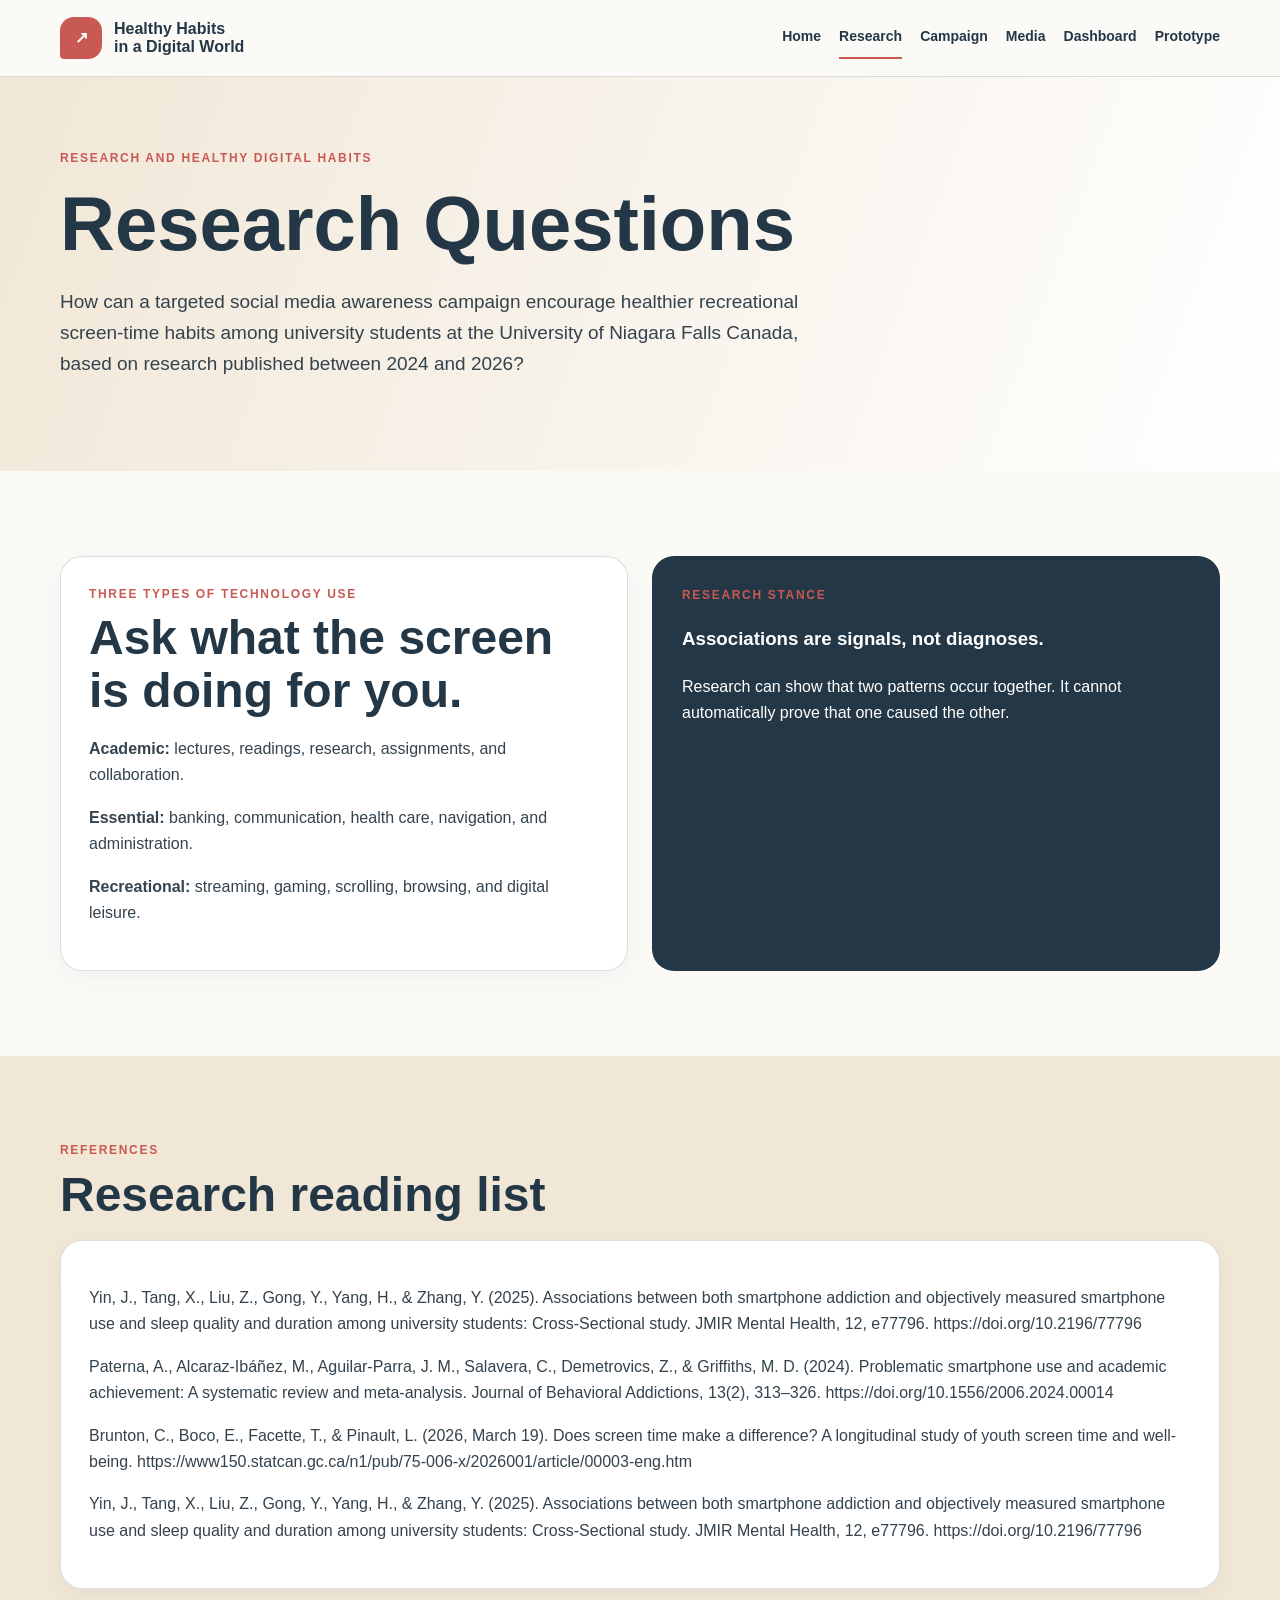
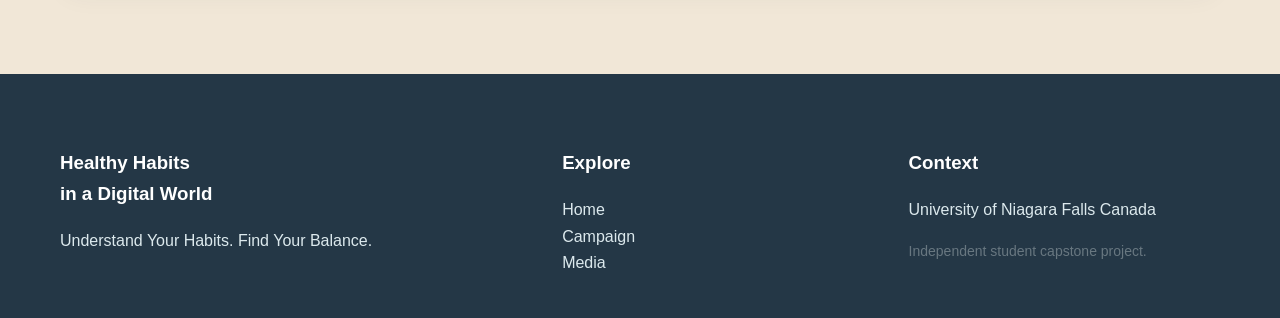
<file: research.html>
<!DOCTYPE html>
<html lang="en">
<head>
  <meta charset="UTF-8">
  <meta name="viewport" content="width=device-width, initial-scale=1.0">
  <title>Research and Healthy Digital Habits</title>
  <link rel="stylesheet" href="styles.css">
</head>
<body>

<header class="site-header">
  <div class="container header-content">
    <a href="index.html" class="logo">
      <span class="logo-icon">↗</span>
      <span>Healthy Habits<br>in a Digital World</span>
    </a>

    <button class="menu-button" aria-label="Open navigation menu" aria-expanded="false">
      ☰
    </button>

    <nav class="navigation" aria-label="Main navigation">
      <a href="index.html">Home</a>
      <a class="active" href="research.html">Research</a>
      <a href="campaign.html">Campaign</a>
      <a href="podcast.html">Media</a>
      <a href="dashboard.html">Dashboard</a>
      <a href="tracker.html">Prototype</a>
    </nav>
  </div>
</header>

<main>
  <section class="page-hero">
    <div class="container">
      <div class="eyebrow">Research and healthy digital habits</div>
      <h1>Research Questions</h1>
      <p>
        How can a targeted social media awareness campaign encourage healthier recreational screen-time habits among university students at the University of Niagara Falls Canada, based on research published between 2024 and 2026?
      </p>
    </div>
  </section>

  <section class="section">
    <div class="container two-column">
      <article class="card">
        <div class="eyebrow">Three types of technology use</div>
        <h2>Ask what the screen is doing for you.</h2>

        <p>
          <strong>Academic:</strong>
          lectures, readings, research, assignments, and collaboration.
        </p>

        <p>
          <strong>Essential:</strong>
          banking, communication, health care, navigation, and administration.
        </p>

        <p>
          <strong>Recreational:</strong>
          streaming, gaming, scrolling, browsing, and digital leisure.
        </p>
      </article>

      <div class="callout">
        <div class="eyebrow">Research stance</div>
        <h3>Associations are signals, not diagnoses.</h3>
        <p>
          Research can show that two patterns occur together. It cannot automatically
          prove that one caused the other.
        </p>
      </div>
    </div>
  </section>

        
 
         
  <section class="section section-alt">
    <div class="container">
      <div class="eyebrow">References</div>
      <h2>Research reading list</h2>

      <div class="card">
        <p>
          Yin, J., Tang, X., Liu, Z., Gong, Y., Yang, H., & Zhang, Y. (2025). Associations between both smartphone addiction and objectively measured smartphone use and sleep quality and duration among university students: Cross-Sectional study. JMIR Mental Health, 12, e77796. https://doi.org/10.2196/77796
        </p>

        <p>
Paterna, A., Alcaraz-Ibáñez, M., Aguilar-Parra, J. M., Salavera, C., Demetrovics, Z., & Griffiths, M. D. (2024). Problematic smartphone use and academic achievement: A systematic review and meta-analysis. Journal of Behavioral Addictions, 13(2), 313–326. https://doi.org/10.1556/2006.2024.00014
        </p>

        <p>
          Brunton, C., Boco, E., Facette, T., & Pinault, L. (2026, March 19). Does screen time make a difference? A longitudinal study of youth screen time and well-being. https://www150.statcan.gc.ca/n1/pub/75-006-x/2026001/article/00003-eng.htm
        </p>

        <p>
         Yin, J., Tang, X., Liu, Z., Gong, Y., Yang, H., & Zhang, Y. (2025). Associations between both smartphone addiction and objectively measured smartphone use and sleep quality and duration among university students: Cross-Sectional study. JMIR Mental Health, 12, e77796. https://doi.org/10.2196/77796
        </p>
      </div>
    </div>
  </section>
</main>

<footer class="footer">
  <div class="container footer-grid">
    <div>
      <h3>Healthy Habits<br>in a Digital World</h3>
      <p>Understand Your Habits. Find Your Balance.</p>
    </div>

    <div>
      <h3>Explore</h3>
      <p>
        <a href="index.html">Home</a><br>
        <a href="campaign.html">Campaign</a><br>
        <a href="podcast.html">Media</a>
      </p>
    </div>

    <div>
      <h3>Context</h3>
      <p>University of Niagara Falls Canada</p>
      <p class="muted">Independent student capstone project.</p>
    </div>
  </div>
</footer>

<button class="scroll-top" aria-label="Scroll to top">↑</button>

<script src="config.js"></script>
<script src="script.js"></script>
</body>
</html>
</file>
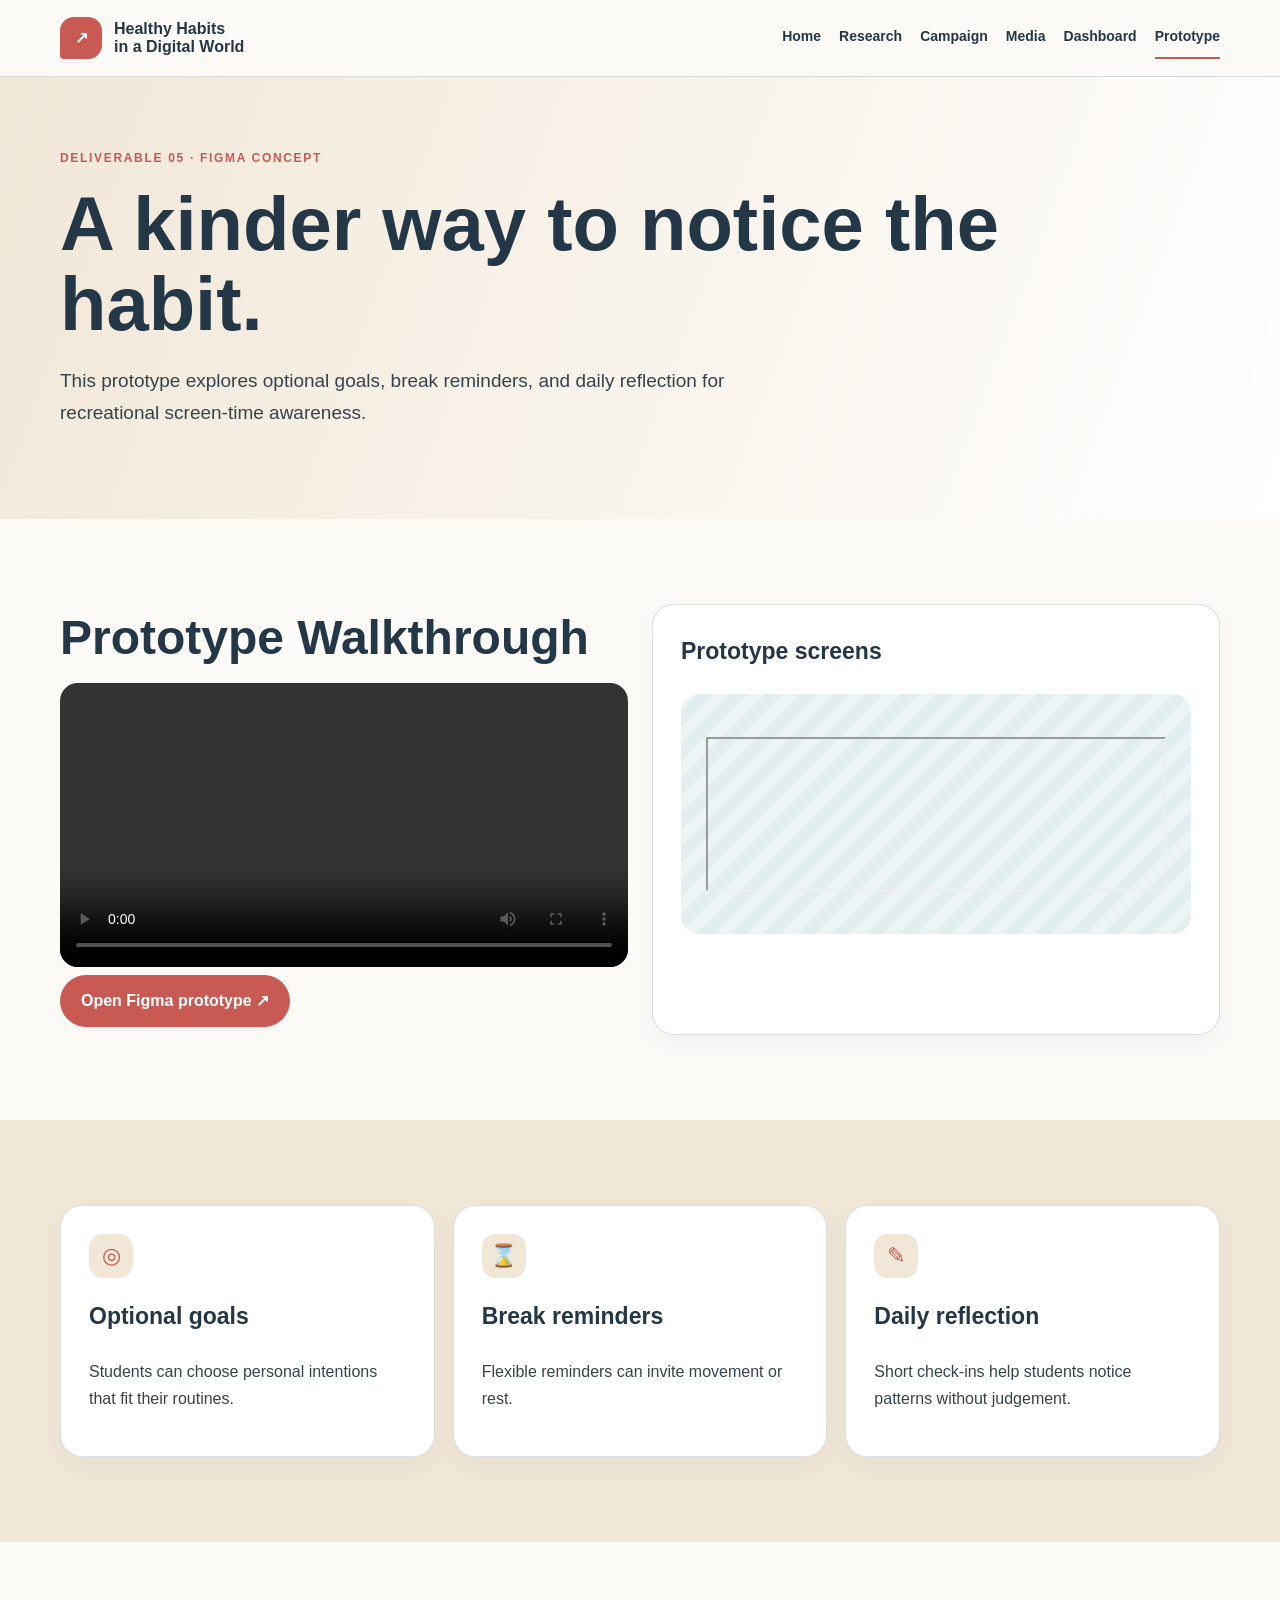
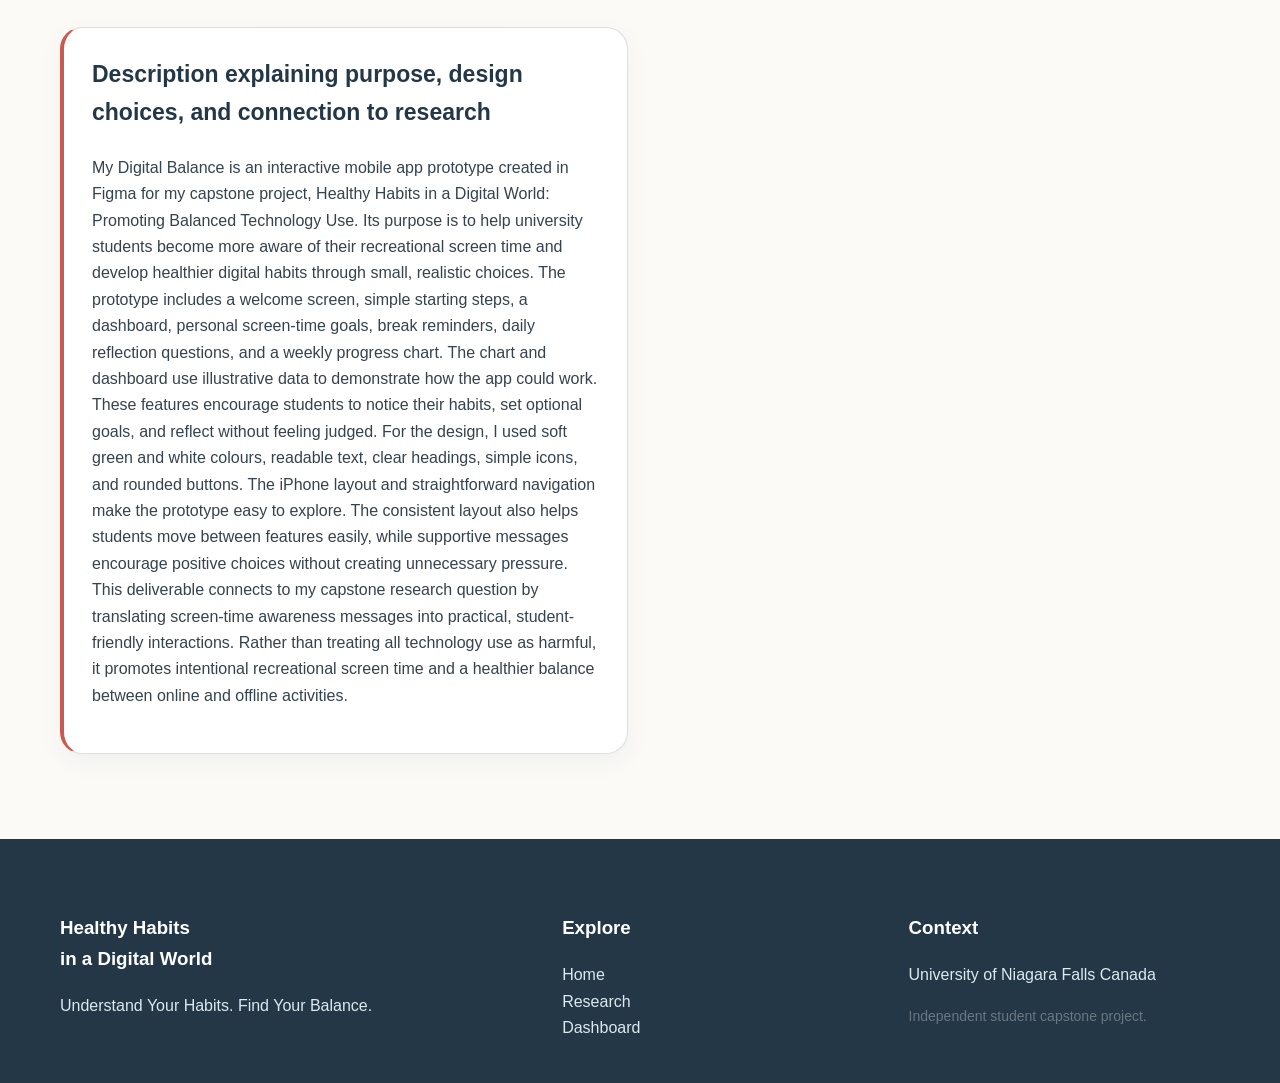
<file: tracker.html>
<!DOCTYPE html>
<html lang="en">
<head>
  <meta charset="UTF-8">
  <meta name="viewport" content="width=device-width, initial-scale=1.0">
  <title>Habit Tracker Prototype</title>
  <link rel="stylesheet" href="styles.css">
</head>
<body>

<header class="site-header">
  <div class="container header-content">
    <a href="index.html" class="logo">
      <span class="logo-icon">↗</span>
      <span>Healthy Habits<br>in a Digital World</span>
    </a>

    <button class="menu-button" aria-label="Open navigation menu" aria-expanded="false">
      ☰
    </button>

    <nav class="navigation" aria-label="Main navigation">
      <a href="index.html">Home</a>
      <a href="research.html">Research</a>
      <a href="campaign.html">Campaign</a>
      <a href="podcast.html">Media</a>
      <a href="dashboard.html">Dashboard</a>
      <a class="active" href="tracker.html">Prototype</a>
    </nav>
  </div>
</header>

<main>
  <section class="page-hero">
    <div class="container">
      <div class="eyebrow">Deliverable 05 · Figma concept</div>
      <h1>A kinder way to notice the habit.</h1>
      <p>
        This prototype explores optional goals, break reminders, and daily
        reflection for recreational screen-time awareness.
      </p>
    </div>
  </section>

  <section class="section">
    <div class="container two-column">
      <div>
        <h2>Prototype Walkthrough</h2>

        
        <video class="media-player" controls>
          <source
            src="prototype video.mp4"
            type="video/mp4"
          >
          Your browser does not support video playback.
        </video>
        
        <a
          class="button button-red"
          data-figma-link
          href="https://www.figma.com/design/XBE9QFUehTp8C8LbF3ZKwy/Digital-Balance----Interactive-Digital-Prototype?node-id=0-1&t=haHuMXQN9kl1NCkB-1"
          target="_blank"
          rel="noopener"
        >
          Open Figma prototype ↗
        </a>
      </div>

      <div class="card">
        <h3>Prototype screens</h3>

       
          <div class="media-placeholder">
            <iframe src="prototype.pdf" width ="100%" hight="100%">
            </iframe>
          </div>

          
        
      </div>
    </div>
  </section>

  <section class="section section-alt">
    <div class="container">
      <div class="cards">
        <article class="card">
          <div class="icon">◎</div>
          <h3>Optional goals</h3>
          <p>
            Students can choose personal intentions that fit their routines.
          </p>
        </article>

        <article class="card">
          <div class="icon">⌛</div>
          <h3>Break reminders</h3>
          <p>
            Flexible reminders can invite movement or rest.
          </p>
        </article>

        <article class="card">
          <div class="icon">✎</div>
          <h3>Daily reflection</h3>
          <p>
            Short check-ins help students notice patterns without judgement.
          </p>
        </article>
      </div>
    </div>
  </section>

  <section class="section">
    <div class="container two-column">
      <div class="card editable">
        <h3>Description explaining purpose, design choices, and connection to research</h3>
        <p>
          My Digital Balance is an interactive mobile app prototype created in Figma for my capstone project, Healthy Habits in a Digital World: Promoting Balanced Technology Use. Its purpose is to help university students become more aware of their recreational screen time and develop healthier digital habits through small, realistic choices.
The prototype includes a welcome screen, simple starting steps, a dashboard, personal screen-time goals, break reminders, daily reflection questions, and a weekly progress chart. The chart and dashboard use illustrative data to demonstrate how the app could work. These features encourage students to notice their habits, set optional goals, and reflect without feeling judged.
For the design, I used soft green and white colours, readable text, clear headings, simple icons, and rounded buttons. The iPhone layout and straightforward navigation make the prototype easy to explore. The consistent layout also helps students move between features easily, while supportive messages encourage positive choices without creating unnecessary pressure.
This deliverable connects to my capstone research question by translating screen-time awareness messages into practical, student-friendly interactions. Rather than treating all technology use as harmful, it promotes intentional recreational screen time and a healthier balance between online and offline activities.

        </p>
      </div>


    </div>
  </section>
</main>

<footer class="footer">
  <div class="container footer-grid">
    <div>
      <h3>Healthy Habits<br>in a Digital World</h3>
      <p>Understand Your Habits. Find Your Balance.</p>
    </div>

    <div>
      <h3>Explore</h3>
      <p>
        <a href="index.html">Home</a><br>
        <a href="research.html">Research</a><br>
        <a href="dashboard.html">Dashboard</a>
      </p>
    </div>

    <div>
      <h3>Context</h3>
      <p>University of Niagara Falls Canada</p>
      <p class="muted">Independent student capstone project.</p>
    </div>
  </div>
</footer>

<button class="scroll-top" aria-label="Scroll to top">↑</button>

<script src="config.js"></script>
<script src="script.js"></script>
</body>
</html>
</file>
<file: styles.css>
:root {
  --cream: #f1e7d7;
  --blue: #91b5c9;
  --navy: #243746;
  --red: #c85a53;
  --white: #ffffff;
  --text: #34434d;
  --border: rgba(36, 55, 70, 0.16);
  --shadow: 0 14px 35px rgba(36, 55, 70, 0.12);
  --radius: 22px;
}

* {
  box-sizing: border-box;
}

html {
  scroll-behavior: smooth;
}

body {
  margin: 0;
  color: var(--text);
  background: #fbfaf7;
  font-family: Arial, Helvetica, sans-serif;
  line-height: 1.65;
}

img,
video,
iframe {
  display: block;
  max-width: 100%;
}

a {
  color: inherit;
}

.container {
  width: min(1160px, calc(100% - 36px));
  margin: 0 auto;
}

.site-header {
  position: sticky;
  top: 0;
  z-index: 100;
  background: rgba(251, 250, 247, 0.96);
  border-bottom: 1px solid var(--border);
  backdrop-filter: blur(12px);
}

.header-content {
  min-height: 76px;
  display: flex;
  align-items: center;
  justify-content: space-between;
  gap: 24px;
}

.logo {
  display: flex;
  align-items: center;
  gap: 12px;
  color: var(--navy);
  text-decoration: none;
  font-weight: bold;
  line-height: 1.1;
}

.logo-icon {
  width: 42px;
  height: 42px;
  display: grid;
  place-items: center;
  color: var(--white);
  background: var(--red);
  border-radius: 14px 14px 14px 4px;
}

.navigation {
  display: flex;
  align-items: center;
  gap: 18px;
}

.navigation a {
  padding: 8px 0;
  color: var(--navy);
  text-decoration: none;
  font-size: 14px;
  font-weight: bold;
  border-bottom: 2px solid transparent;
}

.navigation a:hover,
.navigation a.active {
  border-bottom-color: var(--red);
}

.menu-button {
  display: none;
  border: 0;
  color: var(--navy);
  background: transparent;
  font-size: 28px;
  cursor: pointer;
}

.hero {
  padding: 100px 0 82px;
  background:
    radial-gradient(circle at 85% 18%, rgba(145, 181, 201, 0.55), transparent 30%),
    linear-gradient(130deg, var(--cream), var(--white));
}

.hero-grid {
  display: grid;
  grid-template-columns: 1fr 1fr;
  align-items: center;
  gap: 65px;
}

.hero h1,
.page-hero h1 {
  margin: 15px 0 22px;
  color: var(--navy);
  font-size: clamp(42px, 6vw, 76px);
  line-height: 1.05;
}

.hero-text {
  font-size: 19px;
  max-width: 650px;
}

.eyebrow {
  color: var(--red);
  font-size: 12px;
  font-weight: bold;
  letter-spacing: 0.14em;
  text-transform: uppercase;
}

.hero-art {
  min-height: 380px;
  display: flex;
  align-items: end;
  padding: 28px;
  position: relative;
  overflow: hidden;
  border-radius: 36px 36px 36px 8px;
  background: linear-gradient(145deg, #345c6e, var(--blue));
  box-shadow: var(--shadow);
}

.hero-art::before,
.hero-art::after {
  content: "";
  position: absolute;
  border: 1px solid rgba(255, 255, 255, 0.4);
  border-radius: 50%;
}

.hero-art::before {
  width: 280px;
  height: 280px;
  top: -80px;
  right: -60px;
}

.hero-art::after {
  width: 180px;
  height: 180px;
  top: 50px;
  left: 40px;
}

.hero-note {
  position: relative;
  z-index: 1;
  max-width: 280px;
  padding: 22px;
  color: var(--navy);
  background: rgba(255, 255, 255, 0.92);
  border-radius: 18px;
  font-size: 24px;
  font-weight: bold;
}

.button {
  display: inline-flex;
  align-items: center;
  justify-content: center;
  margin: 8px 8px 8px 0;
  padding: 12px 20px;
  border: 1px solid var(--navy);
  border-radius: 999px;
  color: var(--navy);
  background: transparent;
  text-decoration: none;
  font-weight: bold;
  cursor: pointer;
  transition: transform 0.2s ease, background 0.2s ease;
}

.button:hover {
  transform: translateY(-2px);
}

.button-primary {
  color: var(--white);
  background: var(--navy);
}

.button-red {
  color: var(--white);
  background: var(--red);
  border-color: var(--red);
}

.section {
  padding: 85px 0;
}

.section-alt {
  background: var(--cream);
}

.section-heading {
  margin-bottom: 32px;
}

.section-heading h2,
.section h2 {
  margin: 8px 0 18px;
  color: var(--navy);
  font-size: clamp(32px, 4vw, 48px);
  line-height: 1.1;
}

.cards,
.deliverables,
.gallery,
.three-column {
  display: grid;
  gap: 18px;
}

.cards,
.three-column {
  grid-template-columns: repeat(3, 1fr);
}

.deliverables {
  grid-template-columns: repeat(3, 1fr);
}

.gallery {
  grid-template-columns: repeat(3, 1fr);
}

.card {
  padding: 28px;
  border: 1px solid var(--border);
  border-radius: var(--radius);
  background: var(--white);
  box-shadow: 0 8px 25px rgba(36, 55, 70, 0.05);
}

.card h3 {
  margin-top: 0;
  color: var(--navy);
  font-size: 23px;
}

.icon {
  width: 44px;
  height: 44px;
  display: grid;
  place-items: center;
  margin-bottom: 20px;
  border-radius: 14px;
  color: var(--red);
  background: var(--cream);
  font-size: 22px;
}

.deliverable {
  min-height: 190px;
  display: flex;
  flex-direction: column;
  justify-content: space-between;
  padding: 25px;
  color: var(--white);
  background: var(--navy);
  border-radius: var(--radius);
  text-decoration: none;
  transition: transform 0.2s ease;
}

.deliverable:hover {
  transform: translateY(-5px);
}

.deliverable h3 {
  color: var(--white);
}

.deliverable small {
  color: #d4e2e7;
}

.number {
  color: var(--red);
  font-weight: bold;
  font-size: 13px;
}

.page-hero {
  padding: 72px 0;
  background: linear-gradient(110deg, var(--cream), var(--white));
}

.page-hero p {
  max-width: 740px;
  font-size: 19px;
}

.two-column {
  display: grid;
  grid-template-columns: 1fr 1fr;
  gap: 24px;
}

.callout {
  padding: 30px;
  color: var(--white);
  background: var(--navy);
  border-radius: var(--radius);
}

.callout h3 {
  color: var(--white);
}

.media-placeholder {
  min-height: 240px;
  display: grid;
  place-items: center;
  padding: 25px;
  text-align: center;
  border-radius: 18px;
  color: var(--navy);
  background: repeating-linear-gradient(
    135deg,
    #edf4f6,
    #edf4f6 12px,
    #e2edf0 12px,
    #e2edf0 24px
  );
}

.media-player {
  width: 100%;
  border-radius: 18px;
  background: #d9e7eb;
}

.embed {
  width: 100%;
  min-height: 500px;
  border: 0;
  border-radius: 18px;
  background: #e9f0f2;
}

.tag {
  display: inline-block;
  margin: 4px;
  padding: 6px 11px;
  color: var(--navy);
  background: #e6f1f5;
  border-radius: 999px;
  font-size: 12px;
  font-weight: bold;
}

.habit-list {
  display: grid;
  gap: 12px;
}

.habit {
  display: flex;
  gap: 16px;
  padding: 18px;
  border: 1px solid var(--border);
  border-radius: 16px;
  background: var(--white);
}

.habit strong {
  color: var(--red);
}

details {
  padding: 18px 0;
  border-top: 1px solid var(--border);
}

summary {
  color: var(--navy);
  cursor: pointer;
  font-weight: bold;
}

.editable {
  border-left: 4px solid var(--red);
}

.muted {
  color: #687780;
  font-size: 14px;
}

.footer {
  padding: 55px 0 25px;
  color: #dce9ed;
  background: var(--navy);
}

.footer-grid {
  display: grid;
  grid-template-columns: 1.5fr 1fr 1fr;
  gap: 35px;
}

.footer h3 {
  color: var(--white);
}

.footer a {
  color: #dce9ed;
  text-decoration: none;
}

.footer a:hover {
  color: var(--white);
}

.footer-bottom {
  display: flex;
  justify-content: space-between;
  gap: 15px;
  margin-top: 35px;
  padding-top: 18px;
  border-top: 1px solid rgba(255, 255, 255, 0.2);
  font-size: 13px;
}

.scroll-top {
  position: fixed;
  right: 22px;
  bottom: 22px;
  display: none;
  width: 45px;
  height: 45px;
  border: 0;
  border-radius: 50%;
  color: var(--white);
  background: var(--red);
  cursor: pointer;
}

.scroll-top.visible {
  display: block;
}

:focus-visible {
  outline: 3px solid var(--red);
  outline-offset: 4px;
}

@media (max-width: 850px) {
  .menu-button {
    display: block;
  }

  .navigation {
    display: none;
    position: absolute;
    top: 72px;
    left: 18px;
    right: 18px;
    flex-direction: column;
    align-items: stretch;
    padding: 18px;
    background: var(--white);
    border: 1px solid var(--border);
    border-radius: 18px;
    box-shadow: var(--shadow);
  }

  .navigation.open {
    display: flex;
  }

  .hero-grid,
  .two-column {
    grid-template-columns: 1fr;
  }

  .cards,
  .three-column,
  .gallery,
  .deliverables {
    grid-template-columns: 1fr 1fr;
  }

  .footer-grid {
    grid-template-columns: 1fr 1fr;
  }
}

@media (max-width: 560px) {
  .container {
    width: min(100% - 28px, 1160px);
  }

  .hero {
    padding: 60px 0;
  }

  .section {
    padding: 60px 0;
  }

  .cards,
  .three-column,
  .gallery,
  .deliverables,
  .footer-grid {
    grid-template-columns: 1fr;
  }

  .hero-art {
    min-height: 270px;
  }

  .footer-bottom {
    display: block;
  }

  .footer-bottom span {
    display: block;
    margin-top: 8px;
  }
}

@media (prefers-reduced-motion: reduce) {
  html {
    scroll-behavior: auto;
  }

  *,
  *::before,
  *::after {
    transition: none !important;
  }
}
</file>
